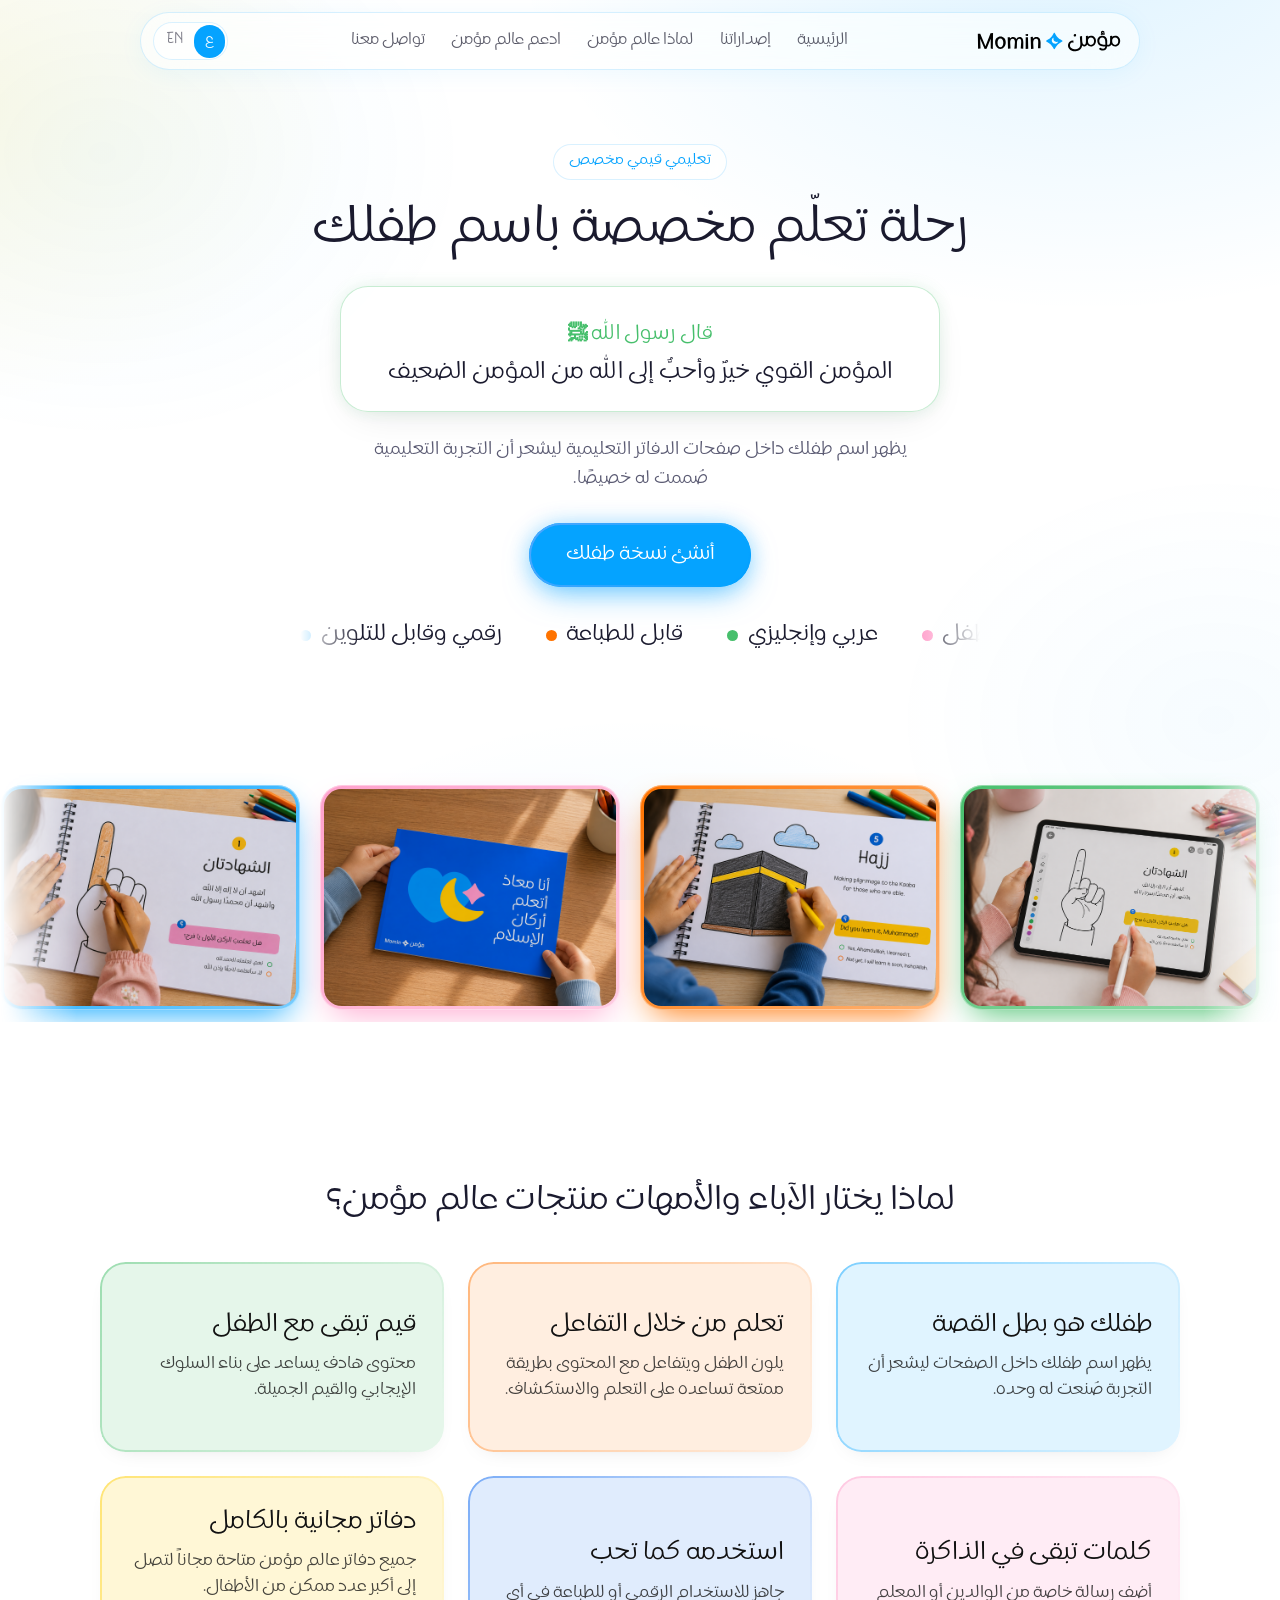
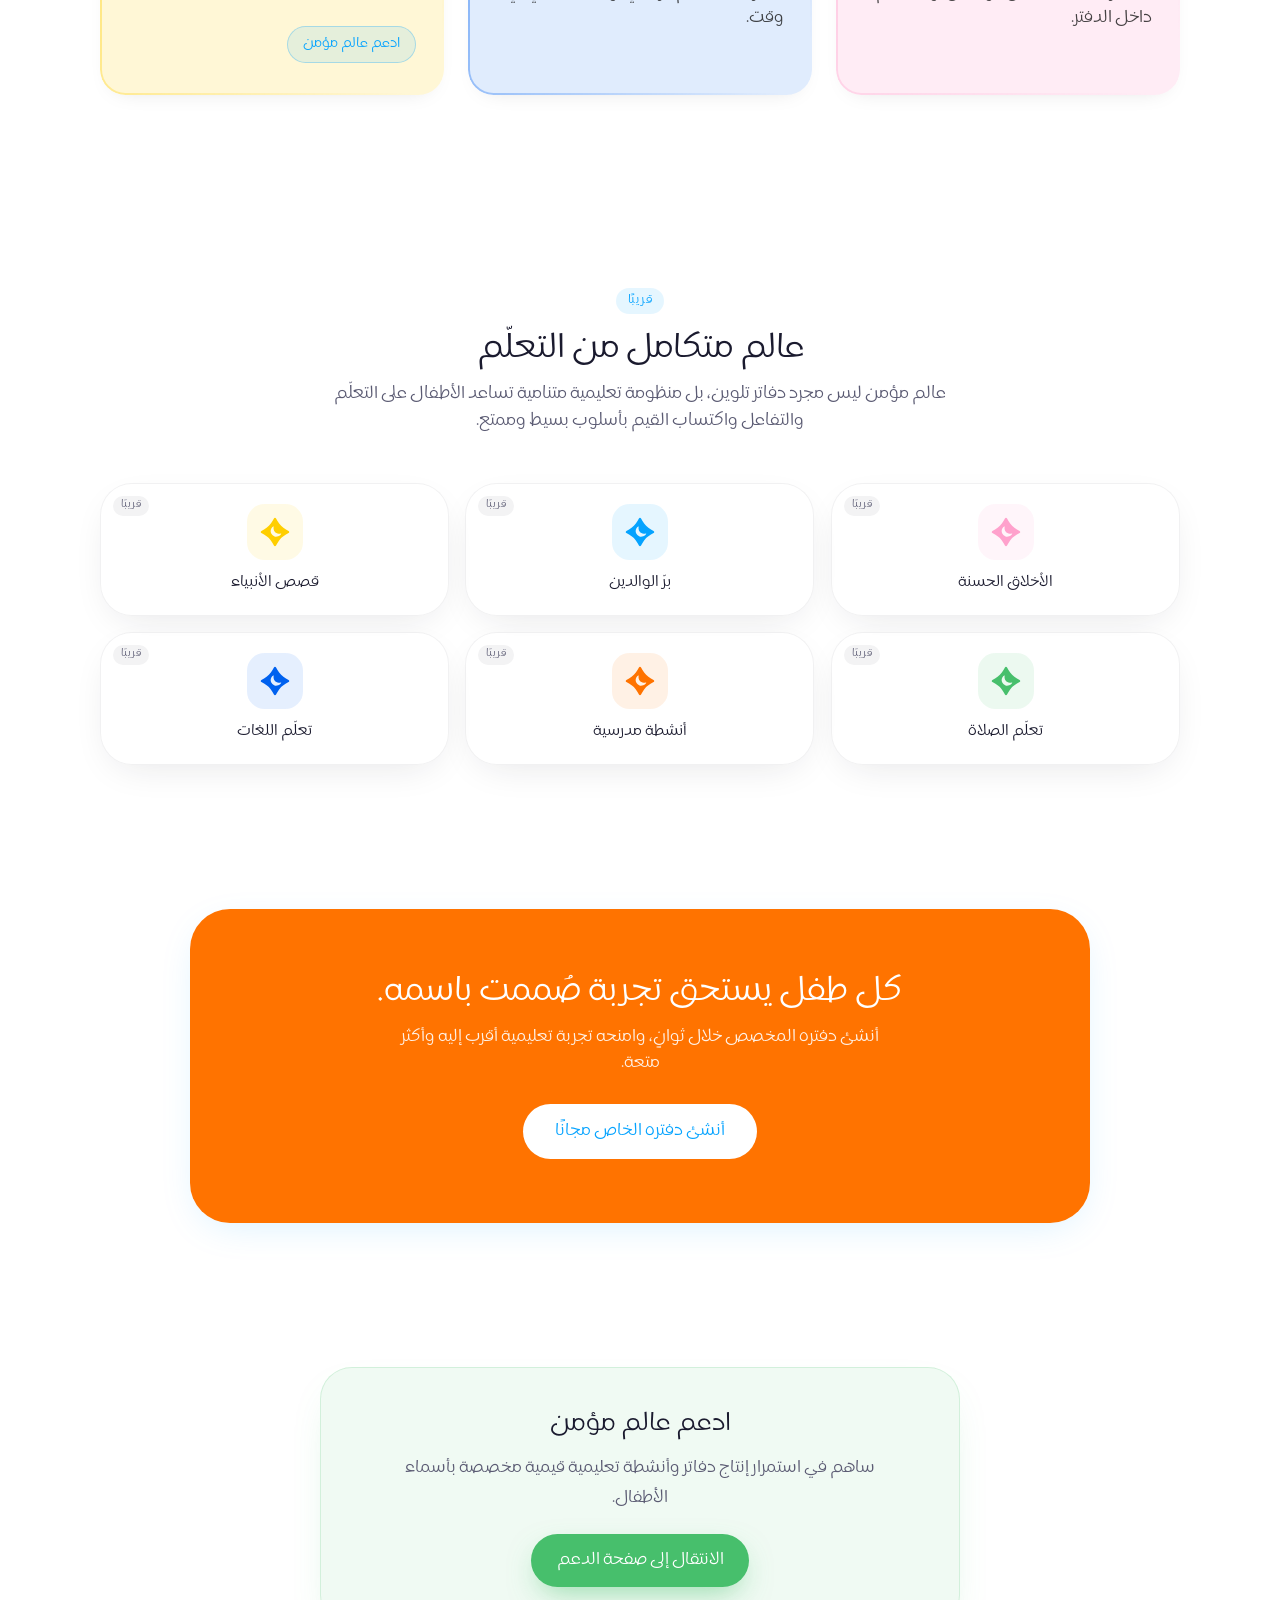
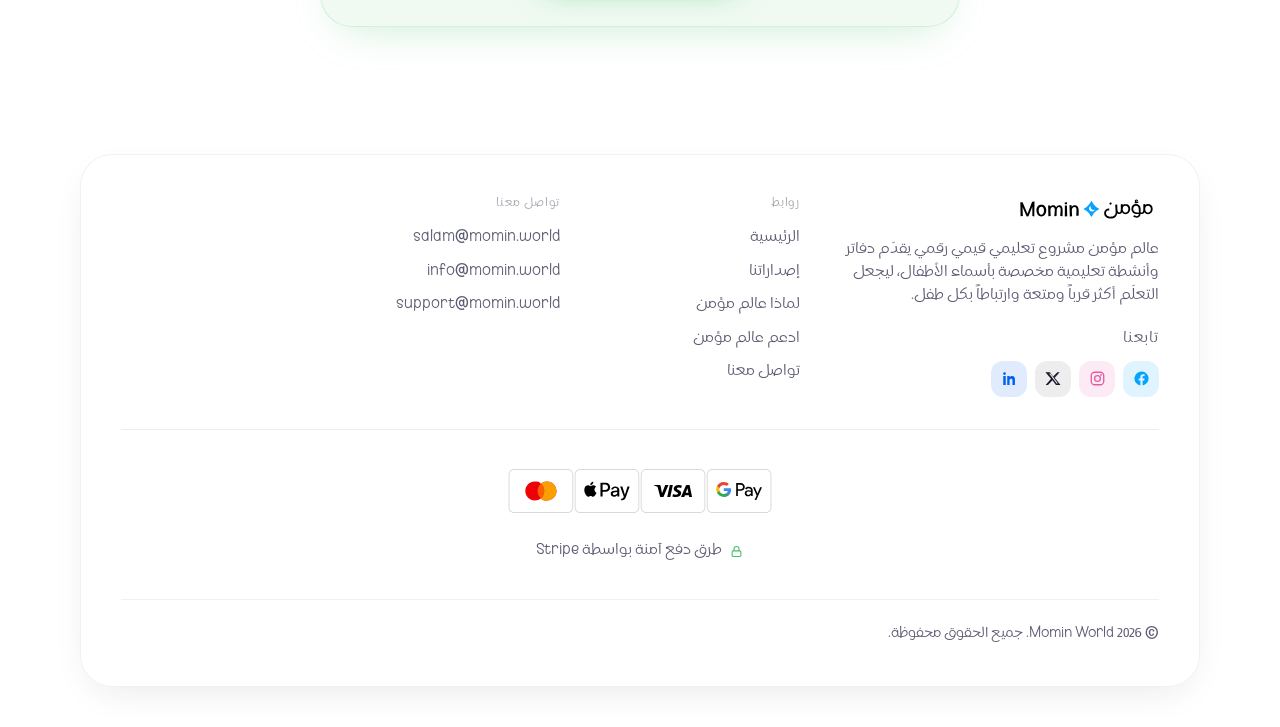
<file: index.html>
<!DOCTYPE html>
<html lang="ar" dir="rtl">
<head>
  <meta charset="UTF-8" />
  <meta name="viewport" content="width=device-width, initial-scale=1" />
  <meta name="theme-color" content="#ffffff" />
  <title>عالم مؤمن Momin World</title>
  <meta name="description" content="عالم مؤمن مشروع تعليمي قيمي رقمي يقدّم دفاتر وأنشطة ومواد تعليمية مخصصة باسم الطفل، تجمع بين التعلّم والتفاعل والقيم بأسلوب عربي حديث يجعل التجربة أكثر قرباً ومتعة لكل طفل." />
  <meta name="keywords" content="مؤمن, Momin, دفاتر تلوين, تعليم إسلامي, أركان الإسلام, personalized workbook, Islamic learning, Arabic, English" />
  <link rel="canonical" href="https://momin.world/" />

  <!-- Favicon -->
  <link rel="icon" href="/assets/brand/favicon.svg" type="image/svg+xml" />
  <link rel="apple-touch-icon" href="/assets/brand/favicon.svg" />
  <link rel="mask-icon" href="/assets/brand/favicon.svg" color="#05a3ff" />

  <!-- Open Graph -->
  <meta property="og:type" content="website" />
  <meta property="og:site_name" content="عالم مؤمن" />
  <meta property="og:url" content="https://momin.world/" />
  <meta property="og:title" content="عالم مؤمن Momin World" />
  <meta property="og:description" content="مواد تعليمية قيمية مخصصة باسم الطفل، تجمع بين التعلّم والتفاعل والقيم في تجربة صُممت خصيصاً له." />
  <meta property="og:image" content="https://momin.world/assets/brand/favicon.svg" />
  <!-- Twitter / X -->
  <meta name="twitter:card" content="summary_large_image" />
  <meta name="twitter:site" content="@TheMominWorld" />
  <meta name="twitter:title" content="عالم مؤمن Momin World" />
  <meta name="twitter:description" content="مواد تعليمية قيمية مخصصة باسم الطفل, تجمع بين التعلّم والتفاعل والقيم في تجربة صُممت خصيصاً له." />
  <meta name="twitter:image" content="https://momin.world/assets/brand/favicon.svg" />

  <link rel="preload" href="/assets/fonts/KidzhoodArabic-Light.otf" as="font" type="font/otf" crossorigin />
  <link rel="stylesheet" href="/style.css" />

  <script type="application/ld+json">
  {
    "@context": "https://schema.org",
    "@type": "Organization",
    "name": "عالم مؤمن",
    "alternateName": "Momin World",
    "url": "https://momin.world",
    "logo": "https://momin.world/assets/brand/favicon.svg",
    "email": "salam@momin.world",
    "sameAs": [
      "https://facebook.com/TheMominWorld",
      "https://instagram.com/TheMominWorld",
      "https://x.com/TheMominWorld",
      "https://linkedin.com/company/TheMominWorld"
    ]
  }
  </script>
</head>
<body data-lang="ar" data-page="home">

  <!-- ===================== NAVBAR ===================== -->
  <header class="nav-wrap" id="top">
    <nav class="nav glass" aria-label="Primary">
      <a class="nav-logo" href="#home" aria-label="Momin — home">
        <img src="/assets/brand/momin-logo.svg" alt="عالم مؤمن" />
      </a>

      <ul class="nav-links" id="navLinks">
        <li><a href="#home" data-i18n="nav.home">الرئيسية</a></li>
        <li><a href="/product.html" data-i18n="nav.publications">إصداراتنا</a></li>
        <li><a href="#why-choose" data-i18n="nav.why">لماذا عالم مؤمن</a></li>
        <li><a href="#support" data-i18n="nav.support">ادعم عالم مؤمن</a></li>
        <li><a href="#footer" data-i18n="nav.contact">تواصل معنا</a></li>
      </ul>

      <div class="nav-right">
        <div class="lang-switch" role="group" data-i18n-aria="nav.langLabel" aria-label="اللغة">
          <button type="button" class="lang-btn is-active" data-lang-set="ar" aria-pressed="true">ع</button>
          <button type="button" class="lang-btn" data-lang-set="en" aria-pressed="false">EN</button>
        </div>
        <button type="button" class="hamburger" id="hamburger" aria-expanded="false" data-i18n-aria="nav.menu" aria-label="افتح القائمة">
          <span></span><span></span><span></span>
        </button>
      </div>
    </nav>

    <div class="mobile-menu" id="mobileMenu" hidden>
      <div class="glass mobile-panel">
        <ul>
          <li><a href="#home" data-i18n="nav.home">الرئيسية</a></li>
          <li><a href="/product.html" data-i18n="nav.publications">إصداراتنا</a></li>
          <li><a href="#why-choose" data-i18n="nav.why">لماذا عالم مؤمن</a></li>
          <li><a href="#support" data-i18n="nav.support">ادعم عالم مؤمن</a></li>
          <li><a href="#footer" data-i18n="nav.contact">تواصل معنا</a></li>
        </ul>
      </div>
    </div>
  </header>

  <main>
    <!-- ===================== HERO ===================== -->
    <section class="hero" id="home">

      <div class="hero-inner">
        <span class="badge">
          <span data-i18n="hero.badge">تعليمي قيمي مخصص</span>
        </span>

        <h1 class="hero-headline" data-i18n="hero.headline">رحلة تعلّم مخصصة باسم طفلك</h1>

        <div class="hadith-block">
          <p class="hadith-attr" data-i18n="hero.hadithAttr">قال رسول الله ﷺ</p>
          <p class="hadith ar-text" dir="rtl" data-i18n="hero.hadith">المؤمن القوي خيرٌ وأحبُّ إلى الله من المؤمن الضعيف</p>
          <p class="hadith-meaning en-only" data-i18n="hero.hadithMeaning">The strong believer is better and more beloved to Allah than the weak believer.</p>
        </div>

        <p class="hero-desc" data-i18n="hero.description">يظهر اسم طفلك داخل صفحات الدفاتر التعليمية ليشعر أن التجربة التعليمية صُممت له خصيصًا.</p>

        <div class="hero-cta">
          <a href="/product.html" class="btn btn-primary hero-primary" data-i18n="hero.primaryCta">أنشئ نسخة طفلك</a>
        </div>

        <div class="trust-marquee" id="trustMarquee">
          <div class="trust-track">
            <span class="trust-item"><i class="dot dot-blue"></i><span data-i18n="hero.f1">رقمي وقابل للتلوين</span></span>
            <span class="trust-item"><i class="dot dot-orange"></i><span data-i18n="hero.f2">قابل للطباعة</span></span>
            <span class="trust-item"><i class="dot dot-green"></i><span data-i18n="hero.f3">عربي وإنجليزي</span></span>
            <span class="trust-item"><i class="dot dot-pink"></i><span data-i18n="hero.f4">مخصص باسم الطفل</span></span>
            <span class="trust-item" aria-hidden="true"><i class="dot dot-blue"></i><span data-i18n="hero.f1">رقمي وقابل للتلوين</span></span>
            <span class="trust-item" aria-hidden="true"><i class="dot dot-orange"></i><span data-i18n="hero.f2">قابل للطباعة</span></span>
            <span class="trust-item" aria-hidden="true"><i class="dot dot-green"></i><span data-i18n="hero.f3">عربي وإنجليزي</span></span>
            <span class="trust-item" aria-hidden="true"><i class="dot dot-pink"></i><span data-i18n="hero.f4">مخصص باسم الطفل</span></span>
          </div>
        </div>
      </div>
    </section>

    <!-- ===================== SHOWCASE (infinite gallery) ===================== -->
    <section class="showcase" id="showcase" aria-label="Momin showcase">
      <div class="gallery">
        <div class="gallery-track">
          <div class="g-card"><img src="/assets/product/p1.jpg" alt="عالم مؤمن Momin World workbook" loading="lazy" /></div>
          <div class="g-card"><img src="/assets/product/p2.jpg" alt="Coloring on a tablet" loading="lazy" /></div>
          <div class="g-card"><img src="/assets/product/p3.jpg" alt="Workbook page" loading="lazy" /></div>
          <div class="g-card"><img src="/assets/product/p4.jpg" alt="Printed workbook" loading="lazy" /></div>
          <div class="g-card"><img src="/assets/product/p5.jpg" alt="Child holding the workbook" loading="lazy" /></div>
          <div class="g-card"><img src="/assets/P7.PNG" alt="Workbook preview" loading="lazy" /></div>
          <div class="g-card"><img src="/assets/P8.PNG" alt="Workbook preview" loading="lazy" /></div>
          <!-- duplicate set for a seamless infinite loop -->
          <div class="g-card" aria-hidden="true"><img src="/assets/product/p1.jpg" alt="" loading="lazy" /></div>
          <div class="g-card" aria-hidden="true"><img src="/assets/product/p2.jpg" alt="" loading="lazy" /></div>
          <div class="g-card" aria-hidden="true"><img src="/assets/product/p3.jpg" alt="" loading="lazy" /></div>
          <div class="g-card" aria-hidden="true"><img src="/assets/product/p4.jpg" alt="" loading="lazy" /></div>
          <div class="g-card" aria-hidden="true"><img src="/assets/product/p5.jpg" alt="" loading="lazy" /></div>
          <div class="g-card" aria-hidden="true"><img src="/assets/P7.PNG" alt="" loading="lazy" /></div>
          <div class="g-card" aria-hidden="true"><img src="/assets/P8.PNG" alt="" loading="lazy" /></div>
        </div>
      </div>
    </section>

    <!-- ===================== WHY PARENTS CHOOSE MOMIN (6 cards) ===================== -->
    <section class="section" id="why-choose">
      <div class="container">
        <div class="heading reveal">
          <h2 data-i18n="wpc.title">لماذا يختار الآباء والأمهات منتجات عالم مؤمن؟</h2>
        </div>
        <div class="wpc-grid">
          <article class="wpc-card c-blue reveal">
            <h3 data-i18n="wpc.c1.t">طفلك هو بطل القصة</h3>
            <p data-i18n="wpc.c1.d">يظهر اسم طفلك داخل الصفحات ليشعر أن التجربة صُنعت له وحده.</p>
          </article>
          <article class="wpc-card c-orange reveal">
            <h3 data-i18n="wpc.c2.t">تعلم من خلال التفاعل</h3>
            <p data-i18n="wpc.c2.d">يلون الطفل ويتفاعل مع المحتوى بطريقة ممتعة تساعده على التعلم والاستكشاف.</p>
          </article>
          <article class="wpc-card c-green reveal">
            <h3 data-i18n="wpc.c3.t">قيم تبقى مع الطفل</h3>
            <p data-i18n="wpc.c3.d">محتوى هادف يساعد على بناء السلوك الإيجابي والقيم الجميلة.</p>
          </article>
          <article class="wpc-card c-pink reveal">
            <h3 data-i18n="wpc.c4.t">كلمات تبقى في الذاكرة</h3>
            <p data-i18n="wpc.c4.d">أضف رسالة خاصة من الوالدين أو المعلم داخل الدفتر.</p>
          </article>
          <article class="wpc-card c-deepblue reveal">
            <h3 data-i18n="wpc.c5.t">استخدمه كما تحب</h3>
            <p data-i18n="wpc.c5.d">جاهز للاستخدام الرقمي أو للطباعة في أي وقت.</p>
          </article>
          <article class="wpc-card c-yellow reveal">
            <h3 data-i18n="wpc.c6.t">دفاتر مجانية بالكامل</h3>
            <p data-i18n="wpc.c6.d">جميع دفاتر عالم مؤمن متاحة مجاناً لتصل إلى أكبر عدد ممكن من الأطفال.</p>
            <a class="wpc-support" data-support-link href="https://buy.stripe.com/6oU28s5zE5Bm3joeEq9fW0a" target="_blank" rel="noopener noreferrer" data-i18n="support.fab">ادعم عالم مؤمن</a>
          </article>
        </div>
      </div>
    </section>

    <!-- ===================== COMING SOON ===================== -->
    <section class="section" id="soon">
      <div class="container">
        <div class="heading reveal">
          <span class="kicker kicker-blue" data-i18n="soon.kicker">قريبًا</span>
          <h2 data-i18n="soon.title">عالم متكامل من التعلّم</h2>
          <p data-i18n="soon.subtitle">عالم مؤمن ليس مجرد دفاتر تلوين، بل منظومة تعليمية متنامية تساعد الأطفال على التعلّم والتفاعل واكتساب القيم بأسلوب بسيط وممتع.</p>
        </div>

        <div class="grid soon-grid">
          <article class="soon-card reveal">
            <span class="soon-badge" data-i18n="soon.badge">قريبًا</span>
            <div class="soon-icon" style="background:#FFA1CC1A">
              <span class="soon-symbol" style="background-color:#ffa1cc" aria-hidden="true"></span>
            </div>
            <p data-i18n="soon.i1">الأخلاق الحسنة</p>
          </article>
          <article class="soon-card reveal">
            <span class="soon-badge" data-i18n="soon.badge">قريبًا</span>
            <div class="soon-icon" style="background:#05A3FF1A">
              <span class="soon-symbol" style="background-color:#05a3ff" aria-hidden="true"></span>
            </div>
            <p data-i18n="soon.i2">برّ الوالدين</p>
          </article>
          <article class="soon-card reveal">
            <span class="soon-badge" data-i18n="soon.badge">قريبًا</span>
            <div class="soon-icon" style="background:#FFCE001A">
              <span class="soon-symbol" style="background-color:#ffce00" aria-hidden="true"></span>
            </div>
            <p data-i18n="soon.i3">قصص الأنبياء</p>
          </article>
          <article class="soon-card reveal">
            <span class="soon-badge" data-i18n="soon.badge">قريبًا</span>
            <div class="soon-icon" style="background:#47BF6C1A">
              <span class="soon-symbol" style="background-color:#47bf6c" aria-hidden="true"></span>
            </div>
            <p data-i18n="soon.i4">تعلّم الصلاة</p>
          </article>
          <article class="soon-card reveal">
            <span class="soon-badge" data-i18n="soon.badge">قريبًا</span>
            <div class="soon-icon" style="background:#FF73001A">
              <span class="soon-symbol" style="background-color:#ff7300" aria-hidden="true"></span>
            </div>
            <p data-i18n="soon.i5">أنشطة مدرسية</p>
          </article>
          <article class="soon-card reveal">
            <span class="soon-badge" data-i18n="soon.badge">قريبًا</span>
            <div class="soon-icon" style="background:#0061EF1A">
              <span class="soon-symbol" style="background-color:#0061ef" aria-hidden="true"></span>
            </div>
            <p data-i18n="soon.i6">تعلّم اللغات</p>
          </article>
        </div>
      </div>
    </section>

    <!-- ===================== CTA BAND ===================== -->
    <section class="cta-section" id="cta">
      <div class="cta-band reveal">
        <div class="cta-inner">
          <h2 data-i18n="cta.title">كل طفل يستحق تجربة صُممت باسمه.</h2>
          <p data-i18n="cta.subtitle">أنشئ دفتره المخصص خلال ثوانٍ، وامنحه تجربة تعليمية أقرب إليه وأكثر متعة.</p>
          <a href="/product.html" class="btn btn-white" data-i18n="cta.button">أنشئ دفتره الخاص مجانًا</a>
        </div>
      </div>
    </section>

    <!-- ===================== SUPPORT (simple card) ===================== -->
    <section class="section" id="support">
      <div class="container">
        <div class="support-mini glass-card reveal">
          <h2 data-i18n="sp.title">ادعم عالم مؤمن</h2>
          <p data-i18n="sp.homeDesc">ساهم في استمرار إنتاج دفاتر وأنشطة تعليمية قيمية مخصصة بأسماء الأطفال.</p>
          <a href="/support-momin/index.html" class="btn btn-blue support-mini-btn" data-i18n="sp.homeBtn">الانتقال إلى صفحة الدعم</a>
        </div>
      </div>
    </section>
  </main>

  <!-- ===================== FOOTER ===================== -->
  <footer class="footer" id="footer">
    <div class="footer-card glass-card reveal">
      <div class="footer-grid">
        <div class="footer-brand">
          <img class="footer-logo" src="/assets/brand/momin-logo.svg" alt="عالم مؤمن Momin World" />
          <p data-i18n="footer.desc">عالم مؤمن مشروع تعليمي قيمي رقمي يقدّم دفاتر وأنشطة تعليمية مخصصة بأسماء الأطفال، ليجعل التعلّم أكثر قرباً ومتعة وارتباطاً بكل طفل.</p>
          <p class="footer-sub" data-i18n="footer.followTitle">تابعنا</p>
          <div class="socials">
            <a href="https://facebook.com/TheMominWorld" target="_blank" rel="noopener noreferrer" aria-label="Facebook">
              <svg viewBox="0 0 24 24" fill="currentColor" aria-hidden="true"><path d="M22 12a10 10 0 1 0-11.6 9.9v-7H7.9V12h2.5V9.8c0-2.5 1.5-3.9 3.8-3.9 1.1 0 2.2.2 2.2.2v2.5h-1.3c-1.2 0-1.6.8-1.6 1.6V12h2.8l-.4 2.9h-2.3v7A10 10 0 0 0 22 12Z"/></svg>
            </a>
            <a href="https://instagram.com/TheMominWorld" target="_blank" rel="noopener noreferrer" aria-label="Instagram">
              <svg viewBox="0 0 24 24" aria-hidden="true"><rect x="3.2" y="3.2" width="17.6" height="17.6" rx="5" fill="none" stroke="currentColor" stroke-width="1.9"/><circle cx="12" cy="12" r="4.1" fill="none" stroke="currentColor" stroke-width="1.9"/><circle cx="17" cy="7" r="1.2" fill="currentColor"/></svg>
            </a>
            <a href="https://x.com/TheMominWorld" target="_blank" rel="noopener noreferrer" aria-label="X">
              <svg viewBox="0 0 24 24" fill="currentColor" aria-hidden="true"><path d="M17.5 3h3.2l-7 8 8.2 10h-6.4l-5-6.5L4.2 21H1l7.5-8.6L.6 3H7l4.5 6 6-6Zm-1.1 16h1.8L7.7 4.8H5.8L16.4 19Z"/></svg>
            </a>
            <a href="https://linkedin.com/company/TheMominWorld" target="_blank" rel="noopener noreferrer" aria-label="LinkedIn">
              <svg viewBox="0 0 24 24" fill="currentColor" aria-hidden="true"><path d="M6.94 5a2 2 0 1 1-4 0 2 2 0 0 1 4 0ZM3.2 8.5h3.5V21H3.2V8.5Zm5.6 0h3.35v1.7h.05c.47-.85 1.6-1.75 3.3-1.75 3.53 0 4.18 2.2 4.18 5.1V21h-3.5v-5.6c0-1.34-.03-3.06-1.9-3.06-1.9 0-2.2 1.46-2.2 2.97V21H8.8V8.5Z"/></svg>
            </a>
          </div>
        </div>

        <nav class="footer-col" aria-label="Links">
          <p class="footer-sub" data-i18n="footer.navTitle">روابط</p>
          <ul>
            <li><a href="/index.html#home" data-i18n="nav.home">الرئيسية</a></li>
            <li><a href="/product.html" data-i18n="nav.publications">إصداراتنا</a></li>
            <li><a href="/index.html#why-choose" data-i18n="nav.why">لماذا عالم مؤمن</a></li>
            <li><a href="/index.html#support" data-i18n="nav.support">ادعم عالم مؤمن</a></li>
            <li><a href="/index.html#footer" data-i18n="nav.contact">تواصل معنا</a></li>
          </ul>
        </nav>

        <div class="footer-col">
          <p class="footer-sub" data-i18n="footer.contactTitle">تواصل معنا</p>
          <ul class="footer-contact">
            <li><a href="mailto:salam@momin.world">salam@momin.world</a></li>
            <li><a href="mailto:info@momin.world">info@momin.world</a></li>
            <li><a href="mailto:support@momin.world">support@momin.world</a></li>
          </ul>
        </div>
      </div>

      <div class="footer-pay">
        <img class="pay-methods" src="/assets/brand/payment-methods.svg" alt="Visa, Mastercard, Apple Pay, Google Pay" />
        <p class="pay-line">
          <svg class="lock" viewBox="0 0 24 24" width="15" height="15" aria-hidden="true"><rect x="5" y="11" width="14" height="9" rx="2" fill="none" stroke="currentColor" stroke-width="1.8"/><path d="M8 11V8a4 4 0 0 1 8 0v3" fill="none" stroke="currentColor" stroke-width="1.8"/></svg>
          <span data-i18n="footer.payments">طرق دفع آمنة بواسطة Stripe</span>
        </p>
      </div>

      <div class="footer-bottom">
        <p>© <span id="year">2026</span> Momin World. <span data-i18n="footer.rights">جميع الحقوق محفوظة.</span></p>
      </div>
    </div>
  </footer>

  <script src="/script.js"></script>
</body>
</html>
</file>
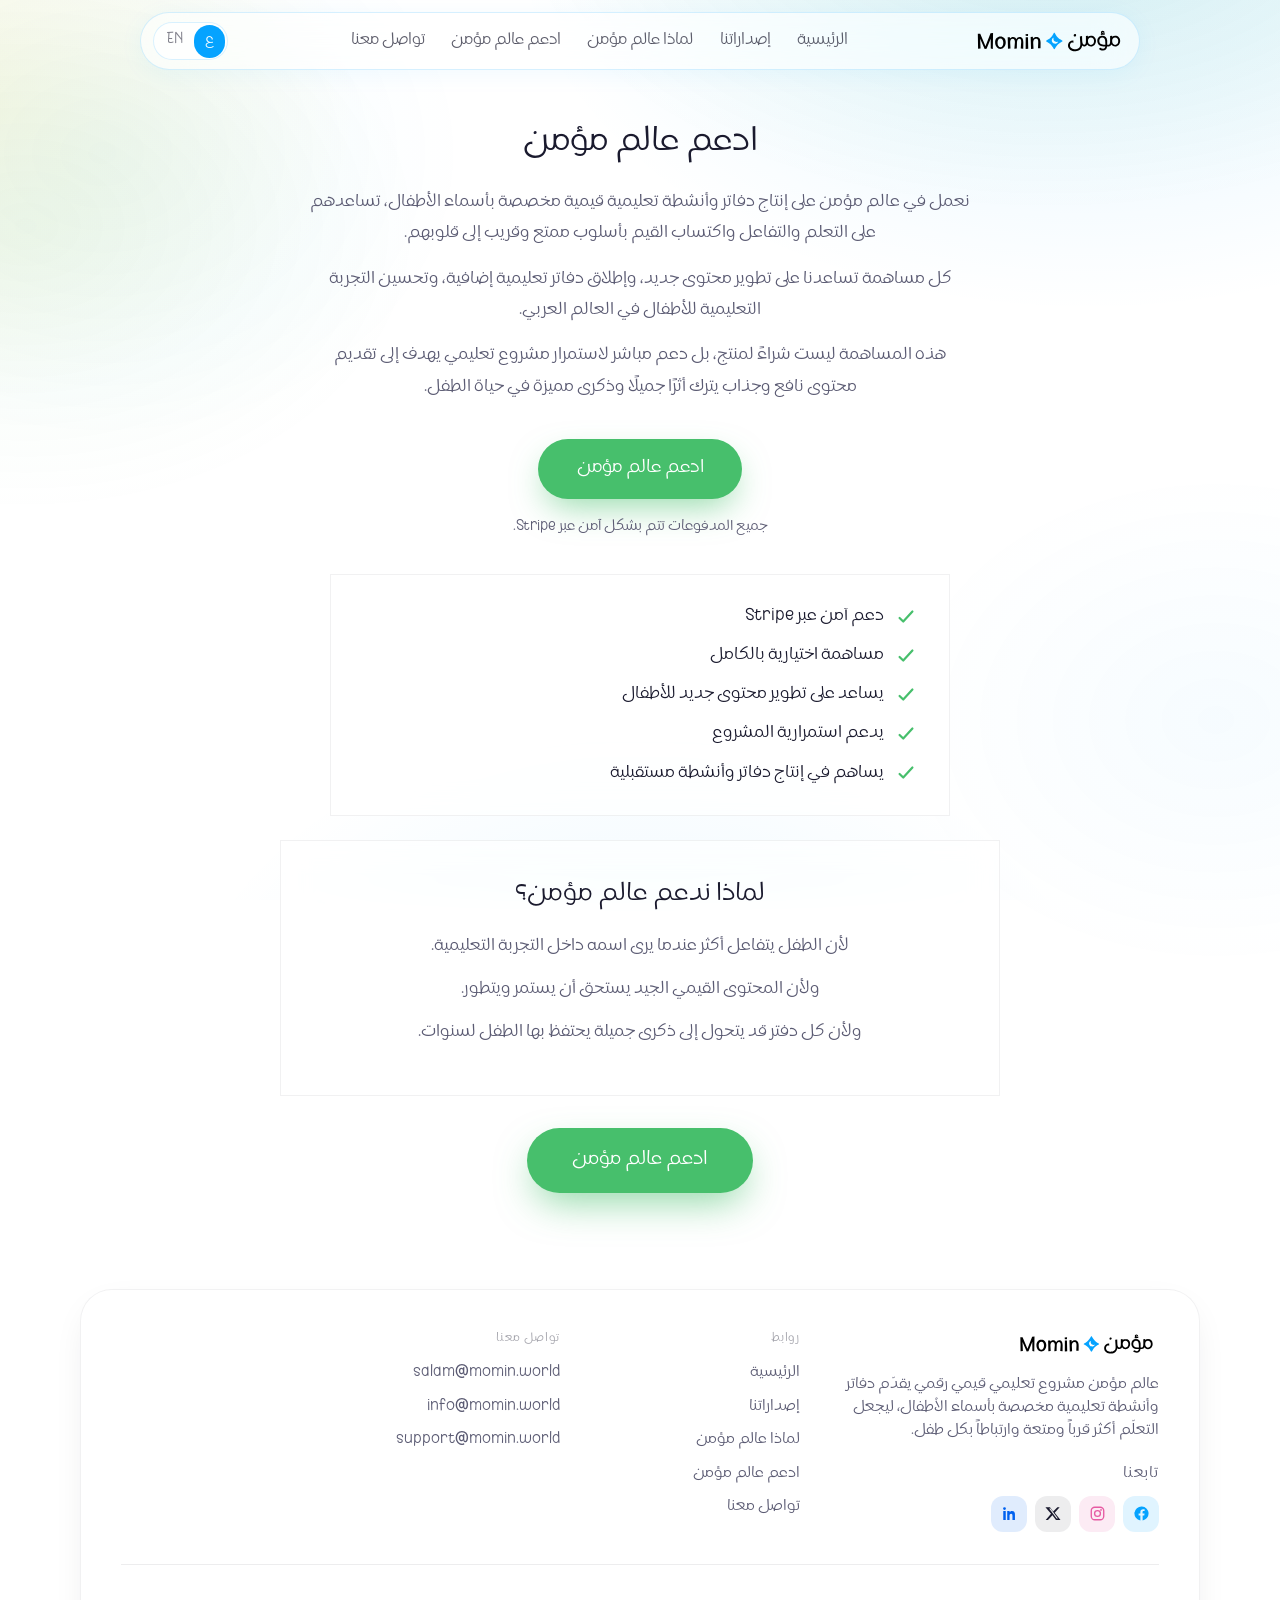
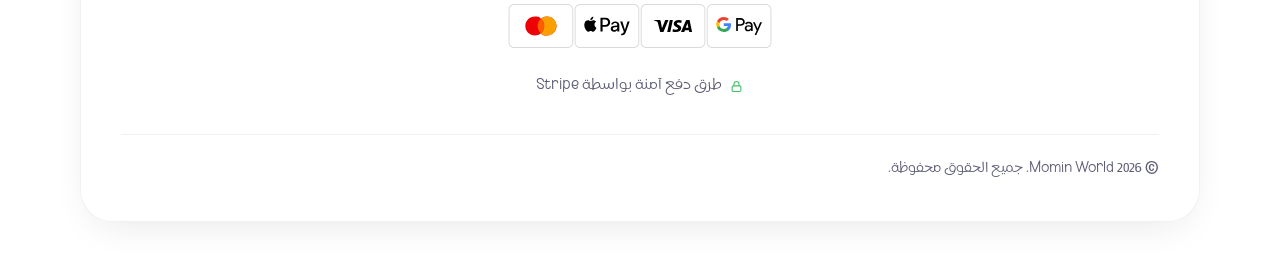
<file: support-momin/index.html>
<!DOCTYPE html>
<html lang="ar" dir="rtl">
<head>
  <meta charset="UTF-8" />
  <meta name="viewport" content="width=device-width, initial-scale=1" />
  <meta name="theme-color" content="#ffffff" />
  <title>ادعم عالم مؤمن</title>
  <meta name="description" content="ساهم في استمرار إنتاج دفاتر وأنشطة تعليمية قيمية مخصصة بأسماء الأطفال — دعم مباشر لمشروع عالم مؤمن التعليمي." />
  <link rel="canonical" href="https://momin.world/support-momin/" />

  <link rel="icon" href="/assets/brand/favicon.svg" type="image/svg+xml" />
  <link rel="apple-touch-icon" href="/assets/brand/favicon.svg" />
  <link rel="mask-icon" href="/assets/brand/favicon.svg" color="#05a3ff" />

  <meta property="og:type" content="website" />
  <meta property="og:site_name" content="عالم مؤمن" />
  <meta property="og:url" content="https://momin.world/support-momin/" />
  <meta property="og:title" content="ادعم عالم مؤمن" />
  <meta property="og:description" content="ساهم في استمرار إنتاج دفاتر وأنشطة تعليمية قيمية مخصصة بأسماء الأطفال." />
  <meta property="og:image" content="https://momin.world/assets/brand/favicon.svg" />

  <link rel="stylesheet" href="/style.css" />
</head>
<body data-lang="ar" data-page="support" data-title-ar="ادعم عالم مؤمن" data-title-en="Support Momin World">

  <!-- ===================== NAVBAR ===================== -->
  <header class="nav-wrap">
    <nav class="nav glass" aria-label="Primary">
      <a class="nav-logo" href="/index.html" aria-label="Momin — home">
        <img src="/assets/brand/momin-logo.svg" alt="عالم مؤمن" />
      </a>
      <ul class="nav-links">
        <li><a href="/index.html#home" data-i18n="nav.home">الرئيسية</a></li>
        <li><a href="/product.html" data-i18n="nav.publications">إصداراتنا</a></li>
        <li><a href="/index.html#why-choose" data-i18n="nav.why">لماذا عالم مؤمن</a></li>
        <li><a href="/index.html#support" data-i18n="nav.support">ادعم عالم مؤمن</a></li>
        <li><a href="/index.html#footer" data-i18n="nav.contact">تواصل معنا</a></li>
      </ul>
      <div class="nav-right">
        <div class="lang-switch" role="group" data-i18n-aria="nav.langLabel" aria-label="اللغة">
          <button type="button" class="lang-btn is-active" data-lang-set="ar" aria-pressed="true">ع</button>
          <button type="button" class="lang-btn" data-lang-set="en" aria-pressed="false">EN</button>
        </div>
        <button type="button" class="hamburger" id="hamburger" aria-expanded="false" data-i18n-aria="nav.menu" aria-label="افتح القائمة">
          <span></span><span></span><span></span>
        </button>
      </div>
    </nav>
    <div class="mobile-menu" id="mobileMenu" hidden>
      <div class="glass mobile-panel">
        <ul>
          <li><a href="/index.html#home" data-i18n="nav.home">الرئيسية</a></li>
          <li><a href="/product.html" data-i18n="nav.publications">إصداراتنا</a></li>
          <li><a href="/index.html#why-choose" data-i18n="nav.why">لماذا عالم مؤمن</a></li>
          <li><a href="/index.html#support" data-i18n="nav.support">ادعم عالم مؤمن</a></li>
          <li><a href="/index.html#footer" data-i18n="nav.contact">تواصل معنا</a></li>
        </ul>
      </div>
    </div>
  </header>

  <main class="support-page">
    <div class="container">
      <div class="sp-hero reveal in">
        <h1 data-i18n="sp.title">ادعم عالم مؤمن</h1>
        <p data-i18n="sp.p1">نعمل في عالم مؤمن على إنتاج دفاتر وأنشطة تعليمية قيمية مخصصة بأسماء الأطفال، تساعدهم على التعلم والتفاعل واكتساب القيم بأسلوب ممتع وقريب إلى قلوبهم.</p>
        <p data-i18n="sp.p2">كل مساهمة تساعدنا على تطوير محتوى جديد، وإطلاق دفاتر تعليمية إضافية، وتحسين التجربة التعليمية للأطفال في العالم العربي.</p>
        <p data-i18n="sp.p3">هذه المساهمة ليست شراءً لمنتج، بل دعم مباشر لاستمرار مشروع تعليمي يهدف إلى تقديم محتوى نافع وجذاب يترك أثرًا جميلًا وذكرى مميزة في حياة الطفل.</p>
        <a class="btn sp-btn" data-support-link href="https://buy.stripe.com/6oU28s5zE5Bm3joeEq9fW0a" target="_blank" rel="noopener noreferrer" data-i18n="sp.btn">ادعم عالم مؤمن</a>
        <p class="support-secure" data-i18n="support.secure">جميع المدفوعات تتم بشكل آمن عبر Stripe.</p>
      </div>

      <div class="sp-trust glass-card reveal">
        <ul class="sp-trust-list">
          <li><svg class="ck" viewBox="0 0 24 24" aria-hidden="true"><path d="M5 13l4 4 10-11" fill="none" stroke="currentColor" stroke-width="2.4" stroke-linecap="round" stroke-linejoin="round"/></svg><span data-i18n="sp.t1">دعم آمن عبر Stripe</span></li>
          <li><svg class="ck" viewBox="0 0 24 24" aria-hidden="true"><path d="M5 13l4 4 10-11" fill="none" stroke="currentColor" stroke-width="2.4" stroke-linecap="round" stroke-linejoin="round"/></svg><span data-i18n="sp.t2">مساهمة اختيارية بالكامل</span></li>
          <li><svg class="ck" viewBox="0 0 24 24" aria-hidden="true"><path d="M5 13l4 4 10-11" fill="none" stroke="currentColor" stroke-width="2.4" stroke-linecap="round" stroke-linejoin="round"/></svg><span data-i18n="sp.t3">يساعد على تطوير محتوى جديد للأطفال</span></li>
          <li><svg class="ck" viewBox="0 0 24 24" aria-hidden="true"><path d="M5 13l4 4 10-11" fill="none" stroke="currentColor" stroke-width="2.4" stroke-linecap="round" stroke-linejoin="round"/></svg><span data-i18n="sp.t4">يدعم استمرارية المشروع</span></li>
          <li><svg class="ck" viewBox="0 0 24 24" aria-hidden="true"><path d="M5 13l4 4 10-11" fill="none" stroke="currentColor" stroke-width="2.4" stroke-linecap="round" stroke-linejoin="round"/></svg><span data-i18n="sp.t5">يساهم في إنتاج دفاتر وأنشطة مستقبلية</span></li>
        </ul>
      </div>

      <div class="sp-why glass-card reveal">
        <h2 data-i18n="sp.whyTitle">لماذا ندعم عالم مؤمن؟</h2>
        <p data-i18n="sp.why1">لأن الطفل يتفاعل أكثر عندما يرى اسمه داخل التجربة التعليمية.</p>
        <p data-i18n="sp.why2">ولأن المحتوى القيمي الجيد يستحق أن يستمر ويتطور.</p>
        <p data-i18n="sp.why3">ولأن كل دفتر قد يتحول إلى ذكرى جميلة يحتفظ بها الطفل لسنوات.</p>
      </div>

      <div class="sp-cta reveal">
        <a class="btn sp-btn-lg" data-support-link href="https://buy.stripe.com/6oU28s5zE5Bm3joeEq9fW0a" target="_blank" rel="noopener noreferrer" data-i18n="sp.btn">ادعم عالم مؤمن</a>
      </div>
    </div>
  </main>

  <!-- ===================== FOOTER ===================== -->
  <footer class="footer" id="footer">
    <div class="footer-card glass-card reveal">
      <div class="footer-grid">
        <div class="footer-brand">
          <img class="footer-logo" src="/assets/brand/momin-logo.svg" alt="عالم مؤمن Momin World" />
          <p data-i18n="footer.desc">عالم مؤمن مشروع تعليمي قيمي رقمي يقدّم دفاتر وأنشطة تعليمية مخصصة بأسماء الأطفال، ليجعل التعلّم أكثر قرباً ومتعة وارتباطاً بكل طفل.</p>
          <p class="footer-sub" data-i18n="footer.followTitle">تابعنا</p>
          <div class="socials">
            <a href="https://facebook.com/TheMominWorld" target="_blank" rel="noopener noreferrer" aria-label="Facebook">
              <svg viewBox="0 0 24 24" fill="currentColor" aria-hidden="true"><path d="M22 12a10 10 0 1 0-11.6 9.9v-7H7.9V12h2.5V9.8c0-2.5 1.5-3.9 3.8-3.9 1.1 0 2.2.2 2.2.2v2.5h-1.3c-1.2 0-1.6.8-1.6 1.6V12h2.8l-.4 2.9h-2.3v7A10 10 0 0 0 22 12Z"/></svg>
            </a>
            <a href="https://instagram.com/TheMominWorld" target="_blank" rel="noopener noreferrer" aria-label="Instagram">
              <svg viewBox="0 0 24 24" aria-hidden="true"><rect x="3.2" y="3.2" width="17.6" height="17.6" rx="5" fill="none" stroke="currentColor" stroke-width="1.9"/><circle cx="12" cy="12" r="4.1" fill="none" stroke="currentColor" stroke-width="1.9"/><circle cx="17" cy="7" r="1.2" fill="currentColor"/></svg>
            </a>
            <a href="https://x.com/TheMominWorld" target="_blank" rel="noopener noreferrer" aria-label="X">
              <svg viewBox="0 0 24 24" fill="currentColor" aria-hidden="true"><path d="M17.5 3h3.2l-7 8 8.2 10h-6.4l-5-6.5L4.2 21H1l7.5-8.6L.6 3H7l4.5 6 6-6Zm-1.1 16h1.8L7.7 4.8H5.8L16.4 19Z"/></svg>
            </a>
            <a href="https://linkedin.com/company/TheMominWorld" target="_blank" rel="noopener noreferrer" aria-label="LinkedIn">
              <svg viewBox="0 0 24 24" fill="currentColor" aria-hidden="true"><path d="M6.94 5a2 2 0 1 1-4 0 2 2 0 0 1 4 0ZM3.2 8.5h3.5V21H3.2V8.5Zm5.6 0h3.35v1.7h.05c.47-.85 1.6-1.75 3.3-1.75 3.53 0 4.18 2.2 4.18 5.1V21h-3.5v-5.6c0-1.34-.03-3.06-1.9-3.06-1.9 0-2.2 1.46-2.2 2.97V21H8.8V8.5Z"/></svg>
            </a>
          </div>
        </div>

        <nav class="footer-col" aria-label="Links">
          <p class="footer-sub" data-i18n="footer.navTitle">روابط</p>
          <ul>
            <li><a href="/index.html#home" data-i18n="nav.home">الرئيسية</a></li>
            <li><a href="/product.html" data-i18n="nav.publications">إصداراتنا</a></li>
            <li><a href="/index.html#why-choose" data-i18n="nav.why">لماذا عالم مؤمن</a></li>
            <li><a href="/index.html#support" data-i18n="nav.support">ادعم عالم مؤمن</a></li>
            <li><a href="/index.html#footer" data-i18n="nav.contact">تواصل معنا</a></li>
          </ul>
        </nav>

        <div class="footer-col">
          <p class="footer-sub" data-i18n="footer.contactTitle">تواصل معنا</p>
          <ul class="footer-contact">
            <li><a href="mailto:salam@momin.world">salam@momin.world</a></li>
            <li><a href="mailto:info@momin.world">info@momin.world</a></li>
            <li><a href="mailto:support@momin.world">support@momin.world</a></li>
          </ul>
        </div>
      </div>

      <div class="footer-pay">
        <img class="pay-methods" src="/assets/brand/payment-methods.svg" alt="Visa, Mastercard, Apple Pay, Google Pay" />
        <p class="pay-line">
          <svg class="lock" viewBox="0 0 24 24" width="15" height="15" aria-hidden="true"><rect x="5" y="11" width="14" height="9" rx="2" fill="none" stroke="currentColor" stroke-width="1.8"/><path d="M8 11V8a4 4 0 0 1 8 0v3" fill="none" stroke="currentColor" stroke-width="1.8"/></svg>
          <span data-i18n="footer.payments">طرق دفع آمنة بواسطة Stripe</span>
        </p>
      </div>

      <div class="footer-bottom">
        <p>© <span id="year">2026</span> Momin World. <span data-i18n="footer.rights">جميع الحقوق محفوظة.</span></p>
      </div>
    </div>
  </footer>

  <script src="/script.js"></script>
</body>
</html>
</file>
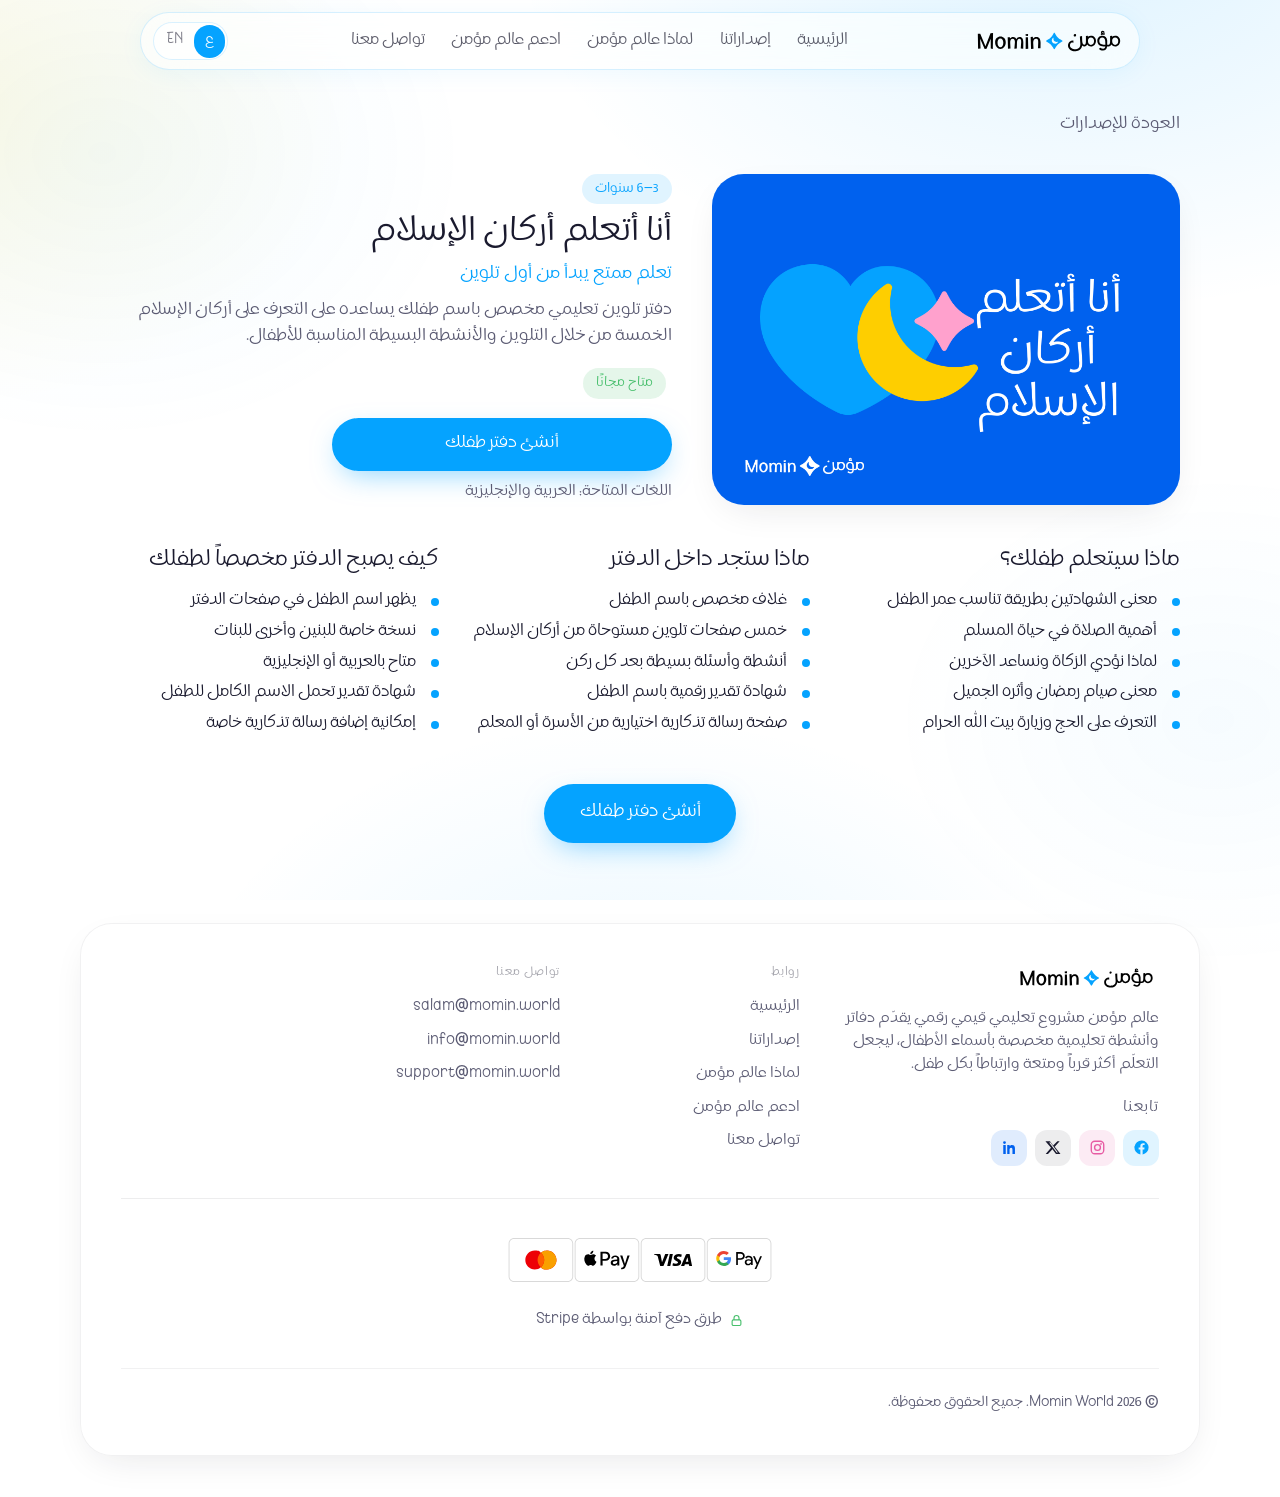
<file: mw/islamic-pillars/index.html>
<!DOCTYPE html>
<html lang="ar" dir="rtl">
<head>
  <meta charset="UTF-8" />
  <meta name="viewport" content="width=device-width, initial-scale=1" />
  <meta name="theme-color" content="#ffffff" />
  <title>أنا أتعلم أركان الإسلام - دفتر تلوين تعليمي</title>
  <meta name="description" content="دفتر تلوين تعليمي مخصص باسم طفلك يعرّفه بأركان الإسلام الخمسة، بالعربية والإنجليزية." />
  <link rel="canonical" href="https://momin.world/mw/islamic-pillars/" />
  <link rel="icon" href="/assets/brand/favicon.svg" type="image/svg+xml" />
  <link rel="apple-touch-icon" href="/assets/brand/favicon.svg" />
  <meta property="og:site_name" content="عالم مؤمن" />
  <meta property="og:title" content="أنا أتعلم أركان الإسلام - دفتر تلوين تعليمي" />
  <meta property="og:image" content="https://momin.world/assets/brand/favicon.svg" />
  <link rel="stylesheet" href="/style.css" />
</head>
<body data-lang="ar" data-page="product">
  <header class="nav-wrap">
    <nav class="nav glass" aria-label="Primary">
      <a class="nav-logo" href="/index.html" aria-label="Momin — home"><img src="/assets/brand/momin-logo.svg" alt="عالم مؤمن" /></a>
      <ul class="nav-links">
        <li><a href="/index.html#home" data-i18n="nav.home">الرئيسية</a></li>
        <li><a href="/product.html" data-i18n="nav.publications">إصداراتنا</a></li>
        <li><a href="/index.html#why-choose" data-i18n="nav.why">لماذا عالم مؤمن</a></li>
        <li><a href="/index.html#support" data-i18n="nav.support">ادعم عالم مؤمن</a></li>
        <li><a href="/index.html#footer" data-i18n="nav.contact">تواصل معنا</a></li>
      </ul>
      <div class="nav-right">
        <div class="lang-switch" role="group" data-i18n-aria="nav.langLabel" aria-label="اللغة">
          <button type="button" class="lang-btn is-active" data-lang-set="ar" aria-pressed="true">ع</button>
          <button type="button" class="lang-btn" data-lang-set="en" aria-pressed="false">EN</button>
        </div>
        <button type="button" class="hamburger" id="hamburger" aria-expanded="false" data-i18n-aria="nav.menu" aria-label="افتح القائمة"><span></span><span></span><span></span></button>
      </div>
    </nav>
    <div class="mobile-menu" id="mobileMenu" hidden>
      <div class="glass mobile-panel">
        <ul>
          <li><a href="/index.html#home" data-i18n="nav.home">الرئيسية</a></li>
          <li><a href="/product.html" data-i18n="nav.publications">إصداراتنا</a></li>
          <li><a href="/index.html#why-choose" data-i18n="nav.why">لماذا عالم مؤمن</a></li>
          <li><a href="/index.html#support" data-i18n="nav.support">ادعم عالم مؤمن</a></li>
          <li><a href="/index.html#footer" data-i18n="nav.contact">تواصل معنا</a></li>
        </ul>
      </div>
    </div>
  </header>

  <main class="product-main">
    <div class="container" id="mwProduct" data-product="islamic-pillars"></div>
  </main>

  <footer class="footer" id="footer">
    <div class="footer-card glass-card reveal">
      <div class="footer-grid">
        <div class="footer-brand">
          <img class="footer-logo" src="/assets/brand/momin-logo.svg" alt="عالم مؤمن Momin World" />
          <p data-i18n="footer.desc">عالم مؤمن مشروع تعليمي قيمي رقمي يقدّم دفاتر وأنشطة تعليمية مخصصة بأسماء الأطفال، ليجعل التعلّم أكثر قرباً ومتعة وارتباطاً بكل طفل.</p>
          <p class="footer-sub" data-i18n="footer.followTitle">تابعنا</p>
          <div class="socials">
            <a href="https://facebook.com/TheMominWorld" target="_blank" rel="noopener noreferrer" aria-label="Facebook"><svg viewBox="0 0 24 24" fill="currentColor" aria-hidden="true"><path d="M22 12a10 10 0 1 0-11.6 9.9v-7H7.9V12h2.5V9.8c0-2.5 1.5-3.9 3.8-3.9 1.1 0 2.2.2 2.2.2v2.5h-1.3c-1.2 0-1.6.8-1.6 1.6V12h2.8l-.4 2.9h-2.3v7A10 10 0 0 0 22 12Z"/></svg></a>
            <a href="https://instagram.com/TheMominWorld" target="_blank" rel="noopener noreferrer" aria-label="Instagram"><svg viewBox="0 0 24 24" aria-hidden="true"><rect x="3.2" y="3.2" width="17.6" height="17.6" rx="5" fill="none" stroke="currentColor" stroke-width="1.9"/><circle cx="12" cy="12" r="4.1" fill="none" stroke="currentColor" stroke-width="1.9"/><circle cx="17" cy="7" r="1.2" fill="currentColor"/></svg></a>
            <a href="https://x.com/TheMominWorld" target="_blank" rel="noopener noreferrer" aria-label="X"><svg viewBox="0 0 24 24" fill="currentColor" aria-hidden="true"><path d="M17.5 3h3.2l-7 8 8.2 10h-6.4l-5-6.5L4.2 21H1l7.5-8.6L.6 3H7l4.5 6 6-6Zm-1.1 16h1.8L7.7 4.8H5.8L16.4 19Z"/></svg></a>
            <a href="https://linkedin.com/company/TheMominWorld" target="_blank" rel="noopener noreferrer" aria-label="LinkedIn"><svg viewBox="0 0 24 24" fill="currentColor" aria-hidden="true"><path d="M6.94 5a2 2 0 1 1-4 0 2 2 0 0 1 4 0ZM3.2 8.5h3.5V21H3.2V8.5Zm5.6 0h3.35v1.7h.05c.47-.85 1.6-1.75 3.3-1.75 3.53 0 4.18 2.2 4.18 5.1V21h-3.5v-5.6c0-1.34-.03-3.06-1.9-3.06-1.9 0-2.2 1.46-2.2 2.97V21H8.8V8.5Z"/></svg></a>
          </div>
        </div>
        <nav class="footer-col" aria-label="Links">
          <p class="footer-sub" data-i18n="footer.navTitle">روابط</p>
          <ul>
            <li><a href="/index.html#home" data-i18n="nav.home">الرئيسية</a></li>
            <li><a href="/product.html" data-i18n="nav.publications">إصداراتنا</a></li>
            <li><a href="/index.html#why-choose" data-i18n="nav.why">لماذا عالم مؤمن</a></li>
            <li><a href="/index.html#support" data-i18n="nav.support">ادعم عالم مؤمن</a></li>
            <li><a href="/index.html#footer" data-i18n="nav.contact">تواصل معنا</a></li>
          </ul>
        </nav>
        <div class="footer-col">
          <p class="footer-sub" data-i18n="footer.contactTitle">تواصل معنا</p>
          <ul class="footer-contact">
            <li><a href="mailto:salam@momin.world">salam@momin.world</a></li>
            <li><a href="mailto:info@momin.world">info@momin.world</a></li>
            <li><a href="mailto:support@momin.world">support@momin.world</a></li>
          </ul>
        </div>
      </div>
      <div class="footer-pay">
        <img class="pay-methods" src="/assets/brand/payment-methods.svg" alt="Visa, Mastercard, Apple Pay, Google Pay" />
        <p class="pay-line">
          <svg class="lock" viewBox="0 0 24 24" width="15" height="15" aria-hidden="true"><rect x="5" y="11" width="14" height="9" rx="2" fill="none" stroke="currentColor" stroke-width="1.8"/><path d="M8 11V8a4 4 0 0 1 8 0v3" fill="none" stroke="currentColor" stroke-width="1.8"/></svg>
          <span data-i18n="footer.payments">طرق دفع آمنة بواسطة Stripe</span>
        </p>
      </div>
      <div class="footer-bottom">
        <p>© <span id="year">2026</span> Momin World. <span data-i18n="footer.rights">جميع الحقوق محفوظة.</span></p>
      </div>
    </div>
  </footer>

  <script src="/script.js"></script>
  <script src="/assets/js/mw.js"></script>
</body>
</html>
</file>
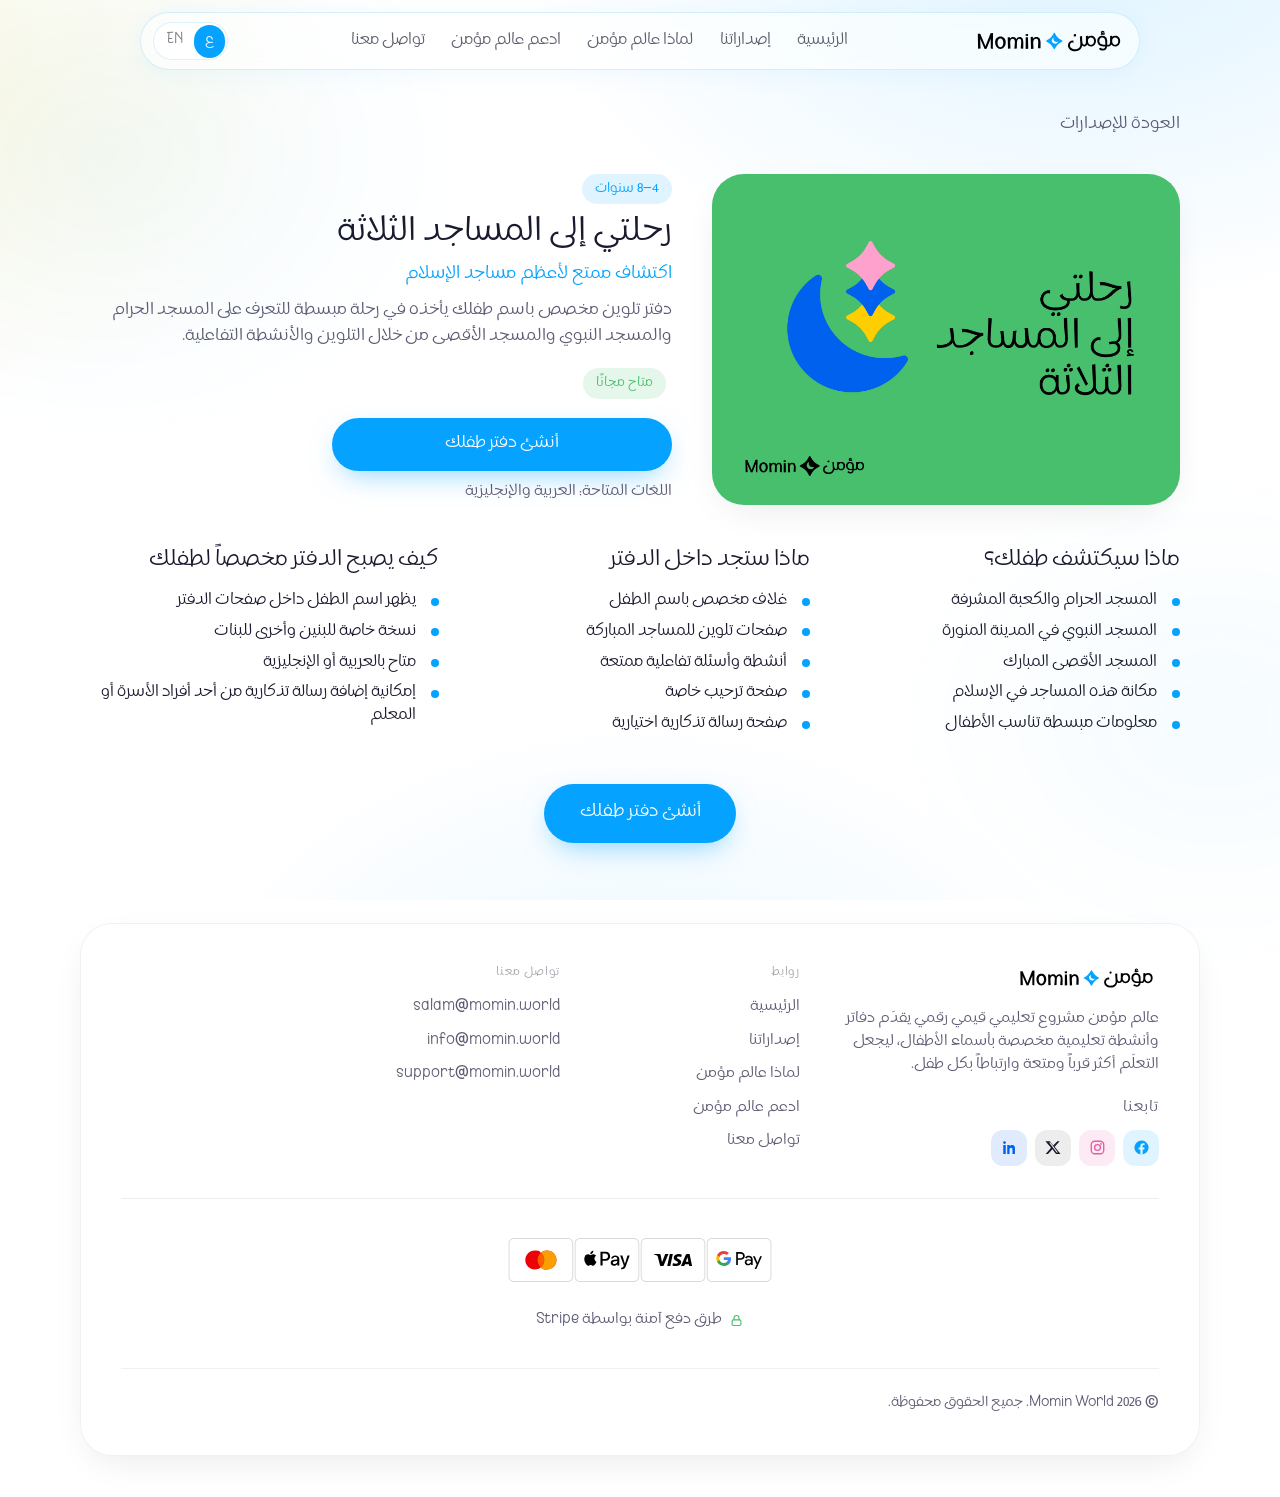
<file: mw/three-mosques/index.html>
<!DOCTYPE html>
<html lang="ar" dir="rtl">
<head>
  <meta charset="UTF-8" />
  <meta name="viewport" content="width=device-width, initial-scale=1" />
  <meta name="theme-color" content="#ffffff" />
  <title>رحلتي إلى المساجد الثلاثة - دفتر تلوين تعليمي</title>
  <meta name="description" content="دفتر تلوين مخصص باسم طفلك في رحلة إلى المساجد الثلاثة المقدسة، بالعربية والإنجليزية." />
  <link rel="canonical" href="https://momin.world/mw/three-mosques/" />
  <link rel="icon" href="/assets/brand/favicon.svg" type="image/svg+xml" />
  <link rel="apple-touch-icon" href="/assets/brand/favicon.svg" />
  <meta property="og:site_name" content="عالم مؤمن" />
  <meta property="og:title" content="رحلتي إلى المساجد الثلاثة - دفتر تلوين تعليمي" />
  <meta property="og:image" content="https://momin.world/assets/brand/favicon.svg" />
  <link rel="stylesheet" href="/style.css" />
</head>
<body data-lang="ar" data-page="product">
  <header class="nav-wrap">
    <nav class="nav glass" aria-label="Primary">
      <a class="nav-logo" href="/index.html" aria-label="Momin — home"><img src="/assets/brand/momin-logo.svg" alt="عالم مؤمن" /></a>
      <ul class="nav-links">
        <li><a href="/index.html#home" data-i18n="nav.home">الرئيسية</a></li>
        <li><a href="/product.html" data-i18n="nav.publications">إصداراتنا</a></li>
        <li><a href="/index.html#why-choose" data-i18n="nav.why">لماذا عالم مؤمن</a></li>
        <li><a href="/index.html#support" data-i18n="nav.support">ادعم عالم مؤمن</a></li>
        <li><a href="/index.html#footer" data-i18n="nav.contact">تواصل معنا</a></li>
      </ul>
      <div class="nav-right">
        <div class="lang-switch" role="group" data-i18n-aria="nav.langLabel" aria-label="اللغة">
          <button type="button" class="lang-btn is-active" data-lang-set="ar" aria-pressed="true">ع</button>
          <button type="button" class="lang-btn" data-lang-set="en" aria-pressed="false">EN</button>
        </div>
        <button type="button" class="hamburger" id="hamburger" aria-expanded="false" data-i18n-aria="nav.menu" aria-label="افتح القائمة"><span></span><span></span><span></span></button>
      </div>
    </nav>
    <div class="mobile-menu" id="mobileMenu" hidden>
      <div class="glass mobile-panel">
        <ul>
          <li><a href="/index.html#home" data-i18n="nav.home">الرئيسية</a></li>
          <li><a href="/product.html" data-i18n="nav.publications">إصداراتنا</a></li>
          <li><a href="/index.html#why-choose" data-i18n="nav.why">لماذا عالم مؤمن</a></li>
          <li><a href="/index.html#support" data-i18n="nav.support">ادعم عالم مؤمن</a></li>
          <li><a href="/index.html#footer" data-i18n="nav.contact">تواصل معنا</a></li>
        </ul>
      </div>
    </div>
  </header>

  <main class="product-main">
    <div class="container" id="mwProduct" data-product="three-mosques"></div>
  </main>

  <footer class="footer" id="footer">
    <div class="footer-card glass-card reveal">
      <div class="footer-grid">
        <div class="footer-brand">
          <img class="footer-logo" src="/assets/brand/momin-logo.svg" alt="عالم مؤمن Momin World" />
          <p data-i18n="footer.desc">عالم مؤمن مشروع تعليمي قيمي رقمي يقدّم دفاتر وأنشطة تعليمية مخصصة بأسماء الأطفال، ليجعل التعلّم أكثر قرباً ومتعة وارتباطاً بكل طفل.</p>
          <p class="footer-sub" data-i18n="footer.followTitle">تابعنا</p>
          <div class="socials">
            <a href="https://facebook.com/TheMominWorld" target="_blank" rel="noopener noreferrer" aria-label="Facebook"><svg viewBox="0 0 24 24" fill="currentColor" aria-hidden="true"><path d="M22 12a10 10 0 1 0-11.6 9.9v-7H7.9V12h2.5V9.8c0-2.5 1.5-3.9 3.8-3.9 1.1 0 2.2.2 2.2.2v2.5h-1.3c-1.2 0-1.6.8-1.6 1.6V12h2.8l-.4 2.9h-2.3v7A10 10 0 0 0 22 12Z"/></svg></a>
            <a href="https://instagram.com/TheMominWorld" target="_blank" rel="noopener noreferrer" aria-label="Instagram"><svg viewBox="0 0 24 24" aria-hidden="true"><rect x="3.2" y="3.2" width="17.6" height="17.6" rx="5" fill="none" stroke="currentColor" stroke-width="1.9"/><circle cx="12" cy="12" r="4.1" fill="none" stroke="currentColor" stroke-width="1.9"/><circle cx="17" cy="7" r="1.2" fill="currentColor"/></svg></a>
            <a href="https://x.com/TheMominWorld" target="_blank" rel="noopener noreferrer" aria-label="X"><svg viewBox="0 0 24 24" fill="currentColor" aria-hidden="true"><path d="M17.5 3h3.2l-7 8 8.2 10h-6.4l-5-6.5L4.2 21H1l7.5-8.6L.6 3H7l4.5 6 6-6Zm-1.1 16h1.8L7.7 4.8H5.8L16.4 19Z"/></svg></a>
            <a href="https://linkedin.com/company/TheMominWorld" target="_blank" rel="noopener noreferrer" aria-label="LinkedIn"><svg viewBox="0 0 24 24" fill="currentColor" aria-hidden="true"><path d="M6.94 5a2 2 0 1 1-4 0 2 2 0 0 1 4 0ZM3.2 8.5h3.5V21H3.2V8.5Zm5.6 0h3.35v1.7h.05c.47-.85 1.6-1.75 3.3-1.75 3.53 0 4.18 2.2 4.18 5.1V21h-3.5v-5.6c0-1.34-.03-3.06-1.9-3.06-1.9 0-2.2 1.46-2.2 2.97V21H8.8V8.5Z"/></svg></a>
          </div>
        </div>
        <nav class="footer-col" aria-label="Links">
          <p class="footer-sub" data-i18n="footer.navTitle">روابط</p>
          <ul>
            <li><a href="/index.html#home" data-i18n="nav.home">الرئيسية</a></li>
            <li><a href="/product.html" data-i18n="nav.publications">إصداراتنا</a></li>
            <li><a href="/index.html#why-choose" data-i18n="nav.why">لماذا عالم مؤمن</a></li>
            <li><a href="/index.html#support" data-i18n="nav.support">ادعم عالم مؤمن</a></li>
            <li><a href="/index.html#footer" data-i18n="nav.contact">تواصل معنا</a></li>
          </ul>
        </nav>
        <div class="footer-col">
          <p class="footer-sub" data-i18n="footer.contactTitle">تواصل معنا</p>
          <ul class="footer-contact">
            <li><a href="mailto:salam@momin.world">salam@momin.world</a></li>
            <li><a href="mailto:info@momin.world">info@momin.world</a></li>
            <li><a href="mailto:support@momin.world">support@momin.world</a></li>
          </ul>
        </div>
      </div>
      <div class="footer-pay">
        <img class="pay-methods" src="/assets/brand/payment-methods.svg" alt="Visa, Mastercard, Apple Pay, Google Pay" />
        <p class="pay-line">
          <svg class="lock" viewBox="0 0 24 24" width="15" height="15" aria-hidden="true"><rect x="5" y="11" width="14" height="9" rx="2" fill="none" stroke="currentColor" stroke-width="1.8"/><path d="M8 11V8a4 4 0 0 1 8 0v3" fill="none" stroke="currentColor" stroke-width="1.8"/></svg>
          <span data-i18n="footer.payments">طرق دفع آمنة بواسطة Stripe</span>
        </p>
      </div>
      <div class="footer-bottom">
        <p>© <span id="year">2026</span> Momin World. <span data-i18n="footer.rights">جميع الحقوق محفوظة.</span></p>
      </div>
    </div>
  </footer>

  <script src="/script.js"></script>
  <script src="/assets/js/mw.js"></script>
</body>
</html>
</file>
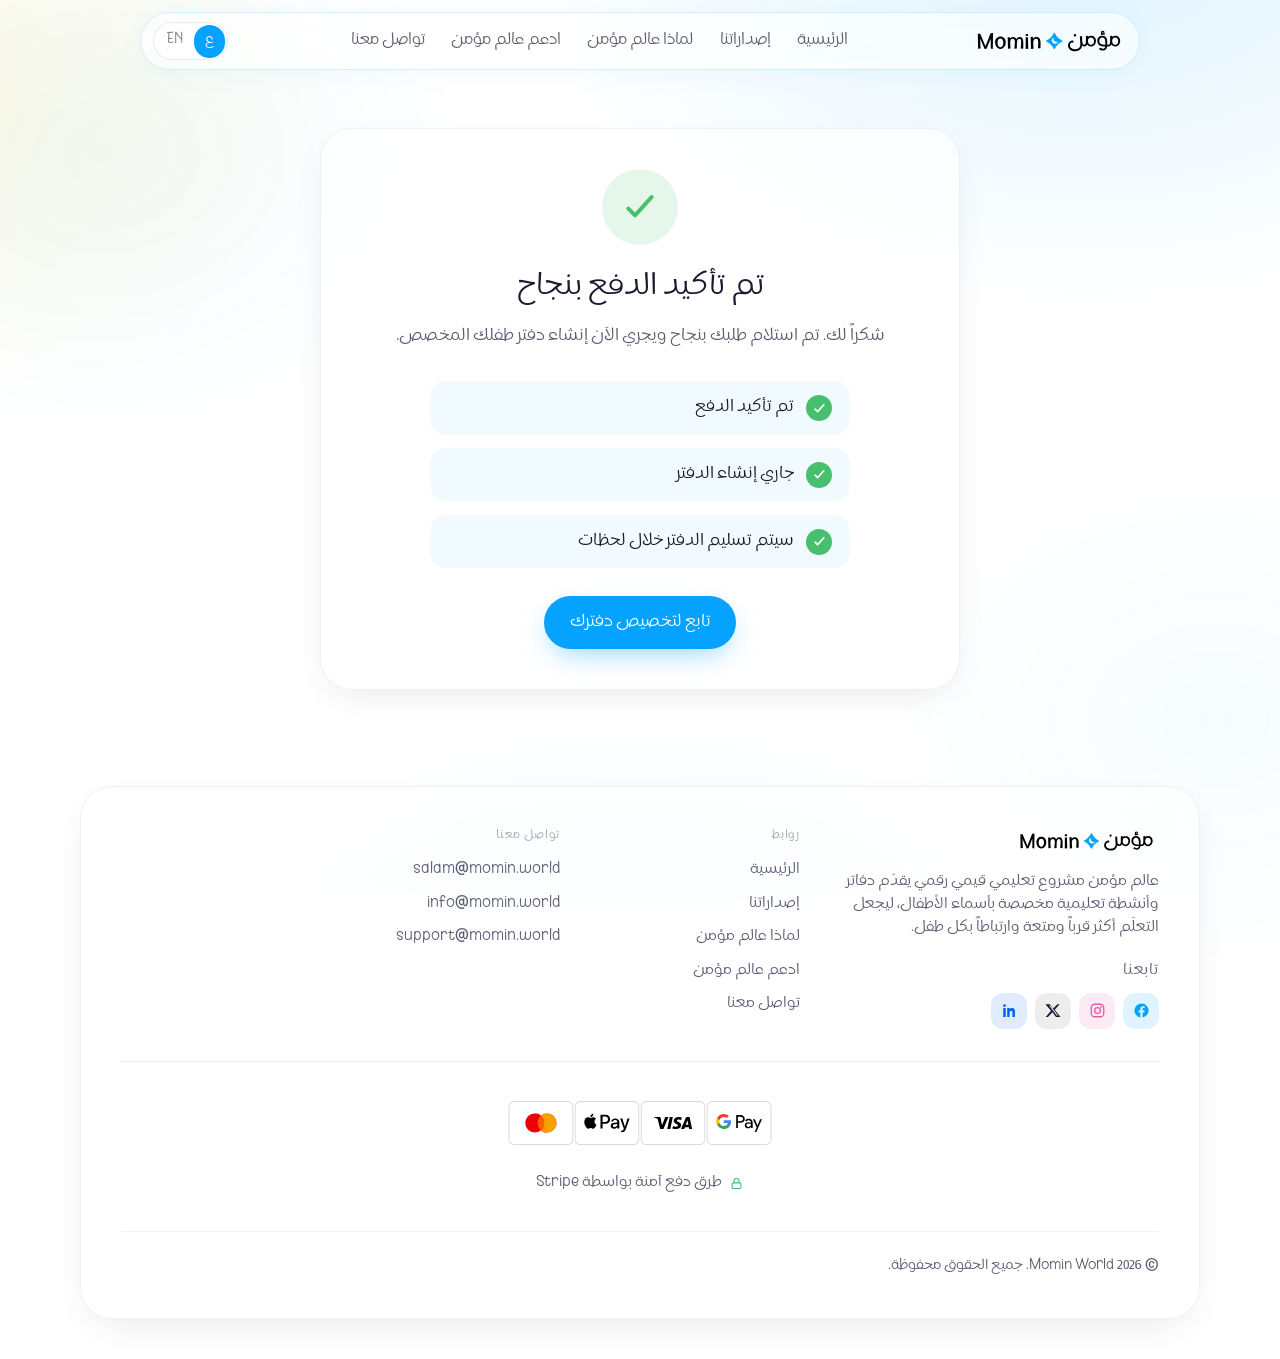
<file: order-confirmed.html>
<!DOCTYPE html>
<html lang="ar" dir="rtl">
<head>
  <meta charset="UTF-8" />
  <meta name="viewport" content="width=device-width, initial-scale=1" />
  <meta name="theme-color" content="#ffffff" />
  <title>عالم مؤمن - تم تأكيد الدفع</title>
  <meta name="description" content="دفاتر تلوين رقمية تعليمية إسلامية مخصصة للأطفال بأسمائهم، بالعربية والإنجليزية." />
  <meta name="robots" content="noindex" />
  <link rel="canonical" href="https://momin.world/order-confirmed" />

  <link rel="icon" href="/assets/brand/favicon.svg" type="image/svg+xml" />
  <link rel="apple-touch-icon" href="/assets/brand/favicon.svg" />
  <link rel="mask-icon" href="/assets/brand/favicon.svg" color="#05a3ff" />
  <meta property="og:site_name" content="عالم مؤمن" />
  <meta property="og:url" content="https://momin.world/order-confirmed" />
  <meta property="og:title" content="عالم مؤمن - تم تأكيد الدفع" />
  <meta property="og:image" content="https://momin.world/assets/brand/favicon.svg" />

  <link rel="stylesheet" href="/style.css" />
</head>
<body data-lang="ar" data-page="order">

  <!-- ===================== NAVBAR ===================== -->
  <header class="nav-wrap">
    <nav class="nav glass" aria-label="Primary">
      <a class="nav-logo" href="/index.html" aria-label="Momin — home">
        <img src="/assets/brand/momin-logo.svg" alt="عالم مؤمن" />
      </a>
      <ul class="nav-links">
        <li><a href="/index.html#home" data-i18n="nav.home">الرئيسية</a></li>
        <li><a href="/product.html" data-i18n="nav.publications">إصداراتنا</a></li>
        <li><a href="/index.html#why-choose" data-i18n="nav.why">لماذا عالم مؤمن</a></li>
        <li><a href="/index.html#support" data-i18n="nav.support">ادعم عالم مؤمن</a></li>
        <li><a href="/index.html#footer" data-i18n="nav.contact">تواصل معنا</a></li>
      </ul>
      <div class="nav-right">
        <div class="lang-switch" role="group" data-i18n-aria="nav.langLabel" aria-label="اللغة">
          <button type="button" class="lang-btn is-active" data-lang-set="ar" aria-pressed="true">ع</button>
          <button type="button" class="lang-btn" data-lang-set="en" aria-pressed="false">EN</button>
        </div>
        <button type="button" class="hamburger" id="hamburger" aria-expanded="false" data-i18n-aria="nav.menu" aria-label="افتح القائمة">
          <span></span><span></span><span></span>
        </button>
      </div>
    </nav>
    <div class="mobile-menu" id="mobileMenu" hidden>
      <div class="glass mobile-panel">
        <ul>
          <li><a href="/index.html#home" data-i18n="nav.home">الرئيسية</a></li>
          <li><a href="/product.html" data-i18n="nav.publications">إصداراتنا</a></li>
          <li><a href="/index.html#why-choose" data-i18n="nav.why">لماذا عالم مؤمن</a></li>
          <li><a href="/index.html#support" data-i18n="nav.support">ادعم عالم مؤمن</a></li>
          <li><a href="/index.html#footer" data-i18n="nav.contact">تواصل معنا</a></li>
        </ul>
      </div>
    </div>
  </header>

  <main class="oc-main">
    <div class="container">
      <div class="oc-card glass-card reveal in">
        <div class="oc-badge">
          <svg viewBox="0 0 24 24" aria-hidden="true"><path d="M5 13l4 4 10-11" fill="none" stroke="currentColor" stroke-width="2.4" stroke-linecap="round" stroke-linejoin="round"/></svg>
        </div>
        <h1 data-i18n="oc.title">تم تأكيد الدفع بنجاح</h1>
        <p class="oc-desc" data-i18n="oc.desc">شكراً لك. تم استلام طلبك بنجاح ويجري الآن إنشاء دفتر طفلك المخصص.</p>

        <div class="oc-steps">
          <div class="oc-step">
            <span class="oc-dot"><svg viewBox="0 0 24 24" aria-hidden="true"><path d="M5 13l4 4 10-11" fill="none" stroke="currentColor" stroke-width="2.6" stroke-linecap="round" stroke-linejoin="round"/></svg></span>
            <span data-i18n="oc.step1">تم تأكيد الدفع</span>
          </div>
          <div class="oc-step">
            <span class="oc-dot"><svg viewBox="0 0 24 24" aria-hidden="true"><path d="M5 13l4 4 10-11" fill="none" stroke="currentColor" stroke-width="2.6" stroke-linecap="round" stroke-linejoin="round"/></svg></span>
            <span data-i18n="oc.step2">جاري إنشاء الدفتر</span>
          </div>
          <div class="oc-step">
            <span class="oc-dot"><svg viewBox="0 0 24 24" aria-hidden="true"><path d="M5 13l4 4 10-11" fill="none" stroke="currentColor" stroke-width="2.6" stroke-linecap="round" stroke-linejoin="round"/></svg></span>
            <span data-i18n="oc.step3">سيتم تسليم الدفتر خلال لحظات</span>
          </div>
        </div>

        <div class="oc-cta">
          <a href="/product.html" class="btn btn-blue" data-i18n="oc.cta">تابع لتخصيص دفترك</a>
        </div>
      </div>
    </div>
  </main>

  <!-- ===================== FOOTER ===================== -->
  <footer class="footer" id="footer">
    <div class="footer-card glass-card reveal">
      <div class="footer-grid">
        <div class="footer-brand">
          <img class="footer-logo" src="/assets/brand/momin-logo.svg" alt="عالم مؤمن Momin World" />
          <p data-i18n="footer.desc">عالم مؤمن مشروع تعليمي قيمي رقمي يقدّم دفاتر وأنشطة تعليمية مخصصة بأسماء الأطفال، ليجعل التعلّم أكثر قرباً ومتعة وارتباطاً بكل طفل.</p>
          <p class="footer-sub" data-i18n="footer.followTitle">تابعنا</p>
          <div class="socials">
            <a href="https://facebook.com/TheMominWorld" target="_blank" rel="noopener noreferrer" aria-label="Facebook">
              <svg viewBox="0 0 24 24" fill="currentColor" aria-hidden="true"><path d="M22 12a10 10 0 1 0-11.6 9.9v-7H7.9V12h2.5V9.8c0-2.5 1.5-3.9 3.8-3.9 1.1 0 2.2.2 2.2.2v2.5h-1.3c-1.2 0-1.6.8-1.6 1.6V12h2.8l-.4 2.9h-2.3v7A10 10 0 0 0 22 12Z"/></svg>
            </a>
            <a href="https://instagram.com/TheMominWorld" target="_blank" rel="noopener noreferrer" aria-label="Instagram">
              <svg viewBox="0 0 24 24" aria-hidden="true"><rect x="3.2" y="3.2" width="17.6" height="17.6" rx="5" fill="none" stroke="currentColor" stroke-width="1.9"/><circle cx="12" cy="12" r="4.1" fill="none" stroke="currentColor" stroke-width="1.9"/><circle cx="17" cy="7" r="1.2" fill="currentColor"/></svg>
            </a>
            <a href="https://x.com/TheMominWorld" target="_blank" rel="noopener noreferrer" aria-label="X">
              <svg viewBox="0 0 24 24" fill="currentColor" aria-hidden="true"><path d="M17.5 3h3.2l-7 8 8.2 10h-6.4l-5-6.5L4.2 21H1l7.5-8.6L.6 3H7l4.5 6 6-6Zm-1.1 16h1.8L7.7 4.8H5.8L16.4 19Z"/></svg>
            </a>
            <a href="https://linkedin.com/company/TheMominWorld" target="_blank" rel="noopener noreferrer" aria-label="LinkedIn">
              <svg viewBox="0 0 24 24" fill="currentColor" aria-hidden="true"><path d="M6.94 5a2 2 0 1 1-4 0 2 2 0 0 1 4 0ZM3.2 8.5h3.5V21H3.2V8.5Zm5.6 0h3.35v1.7h.05c.47-.85 1.6-1.75 3.3-1.75 3.53 0 4.18 2.2 4.18 5.1V21h-3.5v-5.6c0-1.34-.03-3.06-1.9-3.06-1.9 0-2.2 1.46-2.2 2.97V21H8.8V8.5Z"/></svg>
            </a>
          </div>
        </div>

        <nav class="footer-col" aria-label="Links">
          <p class="footer-sub" data-i18n="footer.navTitle">روابط</p>
          <ul>
            <li><a href="/index.html#home" data-i18n="nav.home">الرئيسية</a></li>
            <li><a href="/product.html" data-i18n="nav.publications">إصداراتنا</a></li>
            <li><a href="/index.html#why-choose" data-i18n="nav.why">لماذا عالم مؤمن</a></li>
            <li><a href="/index.html#support" data-i18n="nav.support">ادعم عالم مؤمن</a></li>
            <li><a href="/index.html#footer" data-i18n="nav.contact">تواصل معنا</a></li>
          </ul>
        </nav>

        <div class="footer-col">
          <p class="footer-sub" data-i18n="footer.contactTitle">تواصل معنا</p>
          <ul class="footer-contact">
            <li><a href="mailto:salam@momin.world">salam@momin.world</a></li>
            <li><a href="mailto:info@momin.world">info@momin.world</a></li>
            <li><a href="mailto:support@momin.world">support@momin.world</a></li>
          </ul>
        </div>
      </div>

      <div class="footer-pay">
        <img class="pay-methods" src="/assets/brand/payment-methods.svg" alt="Visa, Mastercard, Apple Pay, Google Pay" />
        <p class="pay-line">
          <svg class="lock" viewBox="0 0 24 24" width="15" height="15" aria-hidden="true"><rect x="5" y="11" width="14" height="9" rx="2" fill="none" stroke="currentColor" stroke-width="1.8"/><path d="M8 11V8a4 4 0 0 1 8 0v3" fill="none" stroke="currentColor" stroke-width="1.8"/></svg>
          <span data-i18n="footer.payments">طرق دفع آمنة بواسطة Stripe</span>
        </p>
      </div>

      <div class="footer-bottom">
        <p>© <span id="year">2026</span> Momin World. <span data-i18n="footer.rights">جميع الحقوق محفوظة.</span></p>
      </div>
    </div>
  </footer>

  <script src="/script.js"></script>
</body>
</html>
</file>
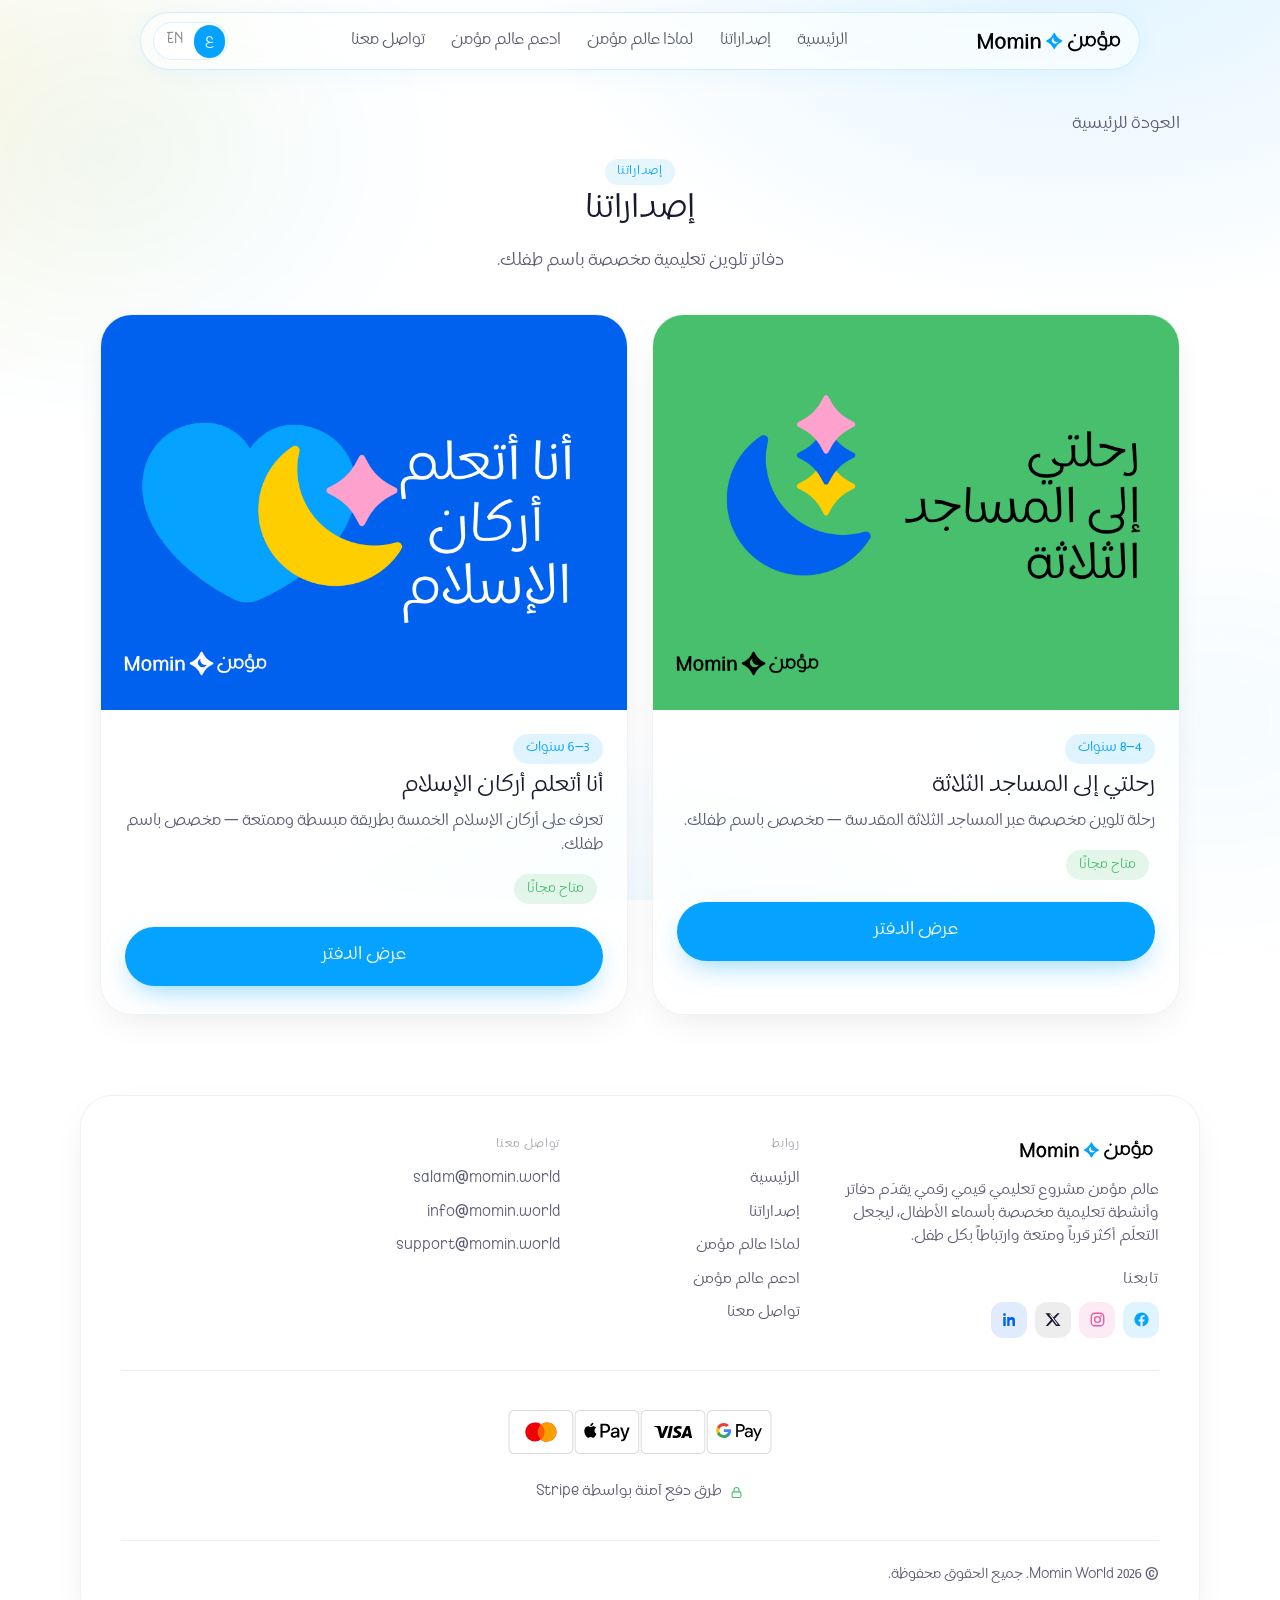
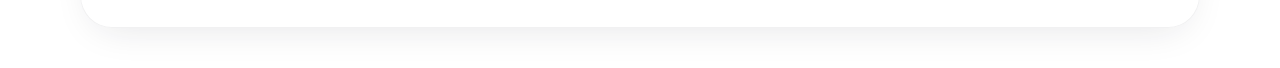
<file: product.html>
<!DOCTYPE html>
<html lang="ar" dir="rtl">
<head>
  <meta charset="UTF-8" />
  <meta name="viewport" content="width=device-width, initial-scale=1" />
  <meta name="theme-color" content="#ffffff" />
  <title>إصدارات عالم مؤمن</title>
  <meta name="description" content="دفاتر تلوين رقمية تعليمية إسلامية مخصصة للأطفال بأسمائهم، بالعربية والإنجليزية." />
  <link rel="canonical" href="https://momin.world/product.html" />

  <link rel="icon" href="/assets/brand/favicon.svg" type="image/svg+xml" />
  <link rel="apple-touch-icon" href="/assets/brand/favicon.svg" />
  <link rel="mask-icon" href="/assets/brand/favicon.svg" color="#05a3ff" />

  <meta property="og:type" content="product" />
  <meta property="og:site_name" content="عالم مؤمن" />
  <meta property="og:url" content="https://momin.world/product.html" />
  <meta property="og:title" content="إصدارات عالم مؤمن" />
  <meta property="og:description" content="دفتر تلوين تعليمي مخصص يعلّم طفلك أركان الإسلام الخمسة." />
  <meta property="og:image" content="https://momin.world/assets/brand/favicon.svg" />
  <meta name="twitter:card" content="summary_large_image" />
  <meta name="twitter:site" content="@TheMominWorld" />

  <link rel="stylesheet" href="/style.css" />

  <script type="application/ld+json">
  {
    "@context": "https://schema.org",
    "@type": "Product",
    "name": "Educational Coloring Workbook — Five Pillars of Islam",
    "brand": { "@type": "Brand", "name": "Momin World" },
    "description": "A personalized coloring workbook that helps your child learn the Five Pillars of Islam, with their name included throughout.",
    "image": "https://momin.world/assets/product/p1.jpg",
    "url": "https://momin.world/product.html",
    "offers": { "@type": "Offer", "price": "1.99", "priceCurrency": "USD", "availability": "https://schema.org/InStock", "url": "https://buy.stripe.com/6oU28s5zE5Bm3joeEq9fW0a" }
  }
  </script>
</head>
<body data-lang="ar" data-page="publications">

  <!-- ===================== NAVBAR ===================== -->
  <header class="nav-wrap">
    <nav class="nav glass" aria-label="Primary">
      <a class="nav-logo" href="/index.html" aria-label="Momin — home">
        <img src="/assets/brand/momin-logo.svg" alt="عالم مؤمن" />
      </a>
      <ul class="nav-links">
        <li><a href="/index.html#home" data-i18n="nav.home">الرئيسية</a></li>
        <li><a href="/product.html" data-i18n="nav.publications">إصداراتنا</a></li>
        <li><a href="/index.html#why-choose" data-i18n="nav.why">لماذا عالم مؤمن</a></li>
        <li><a href="/index.html#support" data-i18n="nav.support">ادعم عالم مؤمن</a></li>
        <li><a href="/index.html#footer" data-i18n="nav.contact">تواصل معنا</a></li>
      </ul>
      <div class="nav-right">
        <div class="lang-switch" role="group" data-i18n-aria="nav.langLabel" aria-label="اللغة">
          <button type="button" class="lang-btn is-active" data-lang-set="ar" aria-pressed="true">ع</button>
          <button type="button" class="lang-btn" data-lang-set="en" aria-pressed="false">EN</button>
        </div>
        <button type="button" class="hamburger" id="hamburger" aria-expanded="false" data-i18n-aria="nav.menu" aria-label="افتح القائمة">
          <span></span><span></span><span></span>
        </button>
      </div>
    </nav>
    <div class="mobile-menu" id="mobileMenu" hidden>
      <div class="glass mobile-panel">
        <ul>
          <li><a href="/index.html#home" data-i18n="nav.home">الرئيسية</a></li>
          <li><a href="/product.html" data-i18n="nav.publications">إصداراتنا</a></li>
          <li><a href="/index.html#why-choose" data-i18n="nav.why">لماذا عالم مؤمن</a></li>
          <li><a href="/index.html#support" data-i18n="nav.support">ادعم عالم مؤمن</a></li>
          <li><a href="/index.html#footer" data-i18n="nav.contact">تواصل معنا</a></li>
        </ul>
      </div>
    </div>
  </header>

  <main class="product-main">
    <div class="container">
      <a class="back-link" href="/index.html"><span data-i18n="pub.backHome">العودة للرئيسية</span></a>

      <div class="heading reveal in" style="text-align:center">
        <span class="kicker kicker-blue" data-i18n="cat.kicker">إصداراتنا</span>
        <h1 data-i18n="cat.title">إصداراتنا</h1>
        <p data-i18n="cat.subtitle">دفاتر تلوين تعليمية مخصصة باسم طفلك.</p>
      </div>

      <div class="catalog-grid">
        <!-- Product 1: Three Mosques -->
        <article class="cat-card glass-card reveal">
          <div class="cat-thumb"><img src="/assets/covers/m3-cover-ar.jpg" data-src-ar="/assets/covers/m3-cover-ar.jpg" data-src-en="/assets/covers/m3-cover-en.jpg" alt="" loading="lazy" /></div>
          <div class="cat-body">
            <span class="age-badge" data-i18n="cat.m3.age">4–8 سنوات</span>
            <h2 class="cat-title" data-i18n="cat.m3.title">رحلتي إلى المساجد الثلاثة</h2>
            <p class="cat-desc" data-i18n="cat.m3.desc">رحلة تلوين مخصصة عبر المساجد الثلاثة المقدسة — مخصص باسم طفلك.</p>
            <div class="price-row">
              <span class="free-badge" data-i18n="cat.freeBadge">متاح مجانًا</span>
            </div>
            <a href="/mw/three-mosques/index.html" class="btn btn-blue block buy-btn" data-i18n="cat.open">عرض الدفتر</a>
          </div>
        </article>

        <!-- Product 2: Five Pillars -->
        <article class="cat-card glass-card reveal">
          <div class="cat-thumb"><img src="/assets/covers/cover-new-ar.jpg" alt="" loading="lazy" /></div>
          <div class="cat-body">
            <span class="age-badge" data-i18n="cat.p.age">3–6 سنوات</span>
            <h2 class="cat-title" data-i18n="cat.p.title">أنا أتعلم أركان الإسلام</h2>
            <p class="cat-desc" data-i18n="cat.p.desc">تعرف على أركان الإسلام الخمسة بطريقة مبسطة وممتعة — مخصص باسم طفلك.</p>
            <div class="price-row">
              <span class="free-badge" data-i18n="cat.freeBadge">متاح مجانًا</span>
            </div>
            <a href="/mw/islamic-pillars/index.html" class="btn btn-blue block buy-btn" data-i18n="cat.open">عرض الدفتر</a>
          </div>
        </article>
      </div>
    </div>
  </main>

  <!-- ===================== FOOTER ===================== -->
  <footer class="footer" id="footer">
    <div class="footer-card glass-card reveal">
      <div class="footer-grid">
        <div class="footer-brand">
          <img class="footer-logo" src="/assets/brand/momin-logo.svg" alt="عالم مؤمن Momin World" />
          <p data-i18n="footer.desc">عالم مؤمن مشروع تعليمي قيمي رقمي يقدّم دفاتر وأنشطة تعليمية مخصصة بأسماء الأطفال، ليجعل التعلّم أكثر قرباً ومتعة وارتباطاً بكل طفل.</p>
          <p class="footer-sub" data-i18n="footer.followTitle">تابعنا</p>
          <div class="socials">
            <a href="https://facebook.com/TheMominWorld" target="_blank" rel="noopener noreferrer" aria-label="Facebook">
              <svg viewBox="0 0 24 24" fill="currentColor" aria-hidden="true"><path d="M22 12a10 10 0 1 0-11.6 9.9v-7H7.9V12h2.5V9.8c0-2.5 1.5-3.9 3.8-3.9 1.1 0 2.2.2 2.2.2v2.5h-1.3c-1.2 0-1.6.8-1.6 1.6V12h2.8l-.4 2.9h-2.3v7A10 10 0 0 0 22 12Z"/></svg>
            </a>
            <a href="https://instagram.com/TheMominWorld" target="_blank" rel="noopener noreferrer" aria-label="Instagram">
              <svg viewBox="0 0 24 24" aria-hidden="true"><rect x="3.2" y="3.2" width="17.6" height="17.6" rx="5" fill="none" stroke="currentColor" stroke-width="1.9"/><circle cx="12" cy="12" r="4.1" fill="none" stroke="currentColor" stroke-width="1.9"/><circle cx="17" cy="7" r="1.2" fill="currentColor"/></svg>
            </a>
            <a href="https://x.com/TheMominWorld" target="_blank" rel="noopener noreferrer" aria-label="X">
              <svg viewBox="0 0 24 24" fill="currentColor" aria-hidden="true"><path d="M17.5 3h3.2l-7 8 8.2 10h-6.4l-5-6.5L4.2 21H1l7.5-8.6L.6 3H7l4.5 6 6-6Zm-1.1 16h1.8L7.7 4.8H5.8L16.4 19Z"/></svg>
            </a>
            <a href="https://linkedin.com/company/TheMominWorld" target="_blank" rel="noopener noreferrer" aria-label="LinkedIn">
              <svg viewBox="0 0 24 24" fill="currentColor" aria-hidden="true"><path d="M6.94 5a2 2 0 1 1-4 0 2 2 0 0 1 4 0ZM3.2 8.5h3.5V21H3.2V8.5Zm5.6 0h3.35v1.7h.05c.47-.85 1.6-1.75 3.3-1.75 3.53 0 4.18 2.2 4.18 5.1V21h-3.5v-5.6c0-1.34-.03-3.06-1.9-3.06-1.9 0-2.2 1.46-2.2 2.97V21H8.8V8.5Z"/></svg>
            </a>
          </div>
        </div>

        <nav class="footer-col" aria-label="Links">
          <p class="footer-sub" data-i18n="footer.navTitle">روابط</p>
          <ul>
            <li><a href="/index.html#home" data-i18n="nav.home">الرئيسية</a></li>
            <li><a href="/product.html" data-i18n="nav.publications">إصداراتنا</a></li>
            <li><a href="/index.html#why-choose" data-i18n="nav.why">لماذا عالم مؤمن</a></li>
            <li><a href="/index.html#support" data-i18n="nav.support">ادعم عالم مؤمن</a></li>
            <li><a href="/index.html#footer" data-i18n="nav.contact">تواصل معنا</a></li>
          </ul>
        </nav>

        <div class="footer-col">
          <p class="footer-sub" data-i18n="footer.contactTitle">تواصل معنا</p>
          <ul class="footer-contact">
            <li><a href="mailto:salam@momin.world">salam@momin.world</a></li>
            <li><a href="mailto:info@momin.world">info@momin.world</a></li>
            <li><a href="mailto:support@momin.world">support@momin.world</a></li>
          </ul>
        </div>
      </div>

      <div class="footer-pay">
        <img class="pay-methods" src="/assets/brand/payment-methods.svg" alt="Visa, Mastercard, Apple Pay, Google Pay" />
        <p class="pay-line">
          <svg class="lock" viewBox="0 0 24 24" width="15" height="15" aria-hidden="true"><rect x="5" y="11" width="14" height="9" rx="2" fill="none" stroke="currentColor" stroke-width="1.8"/><path d="M8 11V8a4 4 0 0 1 8 0v3" fill="none" stroke="currentColor" stroke-width="1.8"/></svg>
          <span data-i18n="footer.payments">طرق دفع آمنة بواسطة Stripe</span>
        </p>
      </div>

      <div class="footer-bottom">
        <p>© <span id="year">2026</span> Momin World. <span data-i18n="footer.rights">جميع الحقوق محفوظة.</span></p>
      </div>
    </div>
  </footer>

  <script src="/script.js"></script>
</body>
</html>
</file>
<file: style.css>
/* ===================================================================
   Momin — static styles. Mobile-first, bilingual (RTL/LTR), premium.
   =================================================================== */

/* ---------- Fonts (self-hosted, no external requests) ---------- */
@font-face {
  font-family: "KidzhoodAR";
  src: url("assets/fonts/KidzhoodArabic-Light.otf") format("opentype");
  font-weight: 300 700;
  font-display: swap;
}
@font-face {
  font-family: "KidzhoodEN";
  src: url("assets/fonts/Kidzhood-Medium.otf") format("opentype");
  font-weight: 400 700;
  font-display: swap;
}
/* Zagel — used for ALL numbers AND question marks; everything else is
   Kidzhood. Standalone family + per-glyph overrides so digits (U+0030-
   0039), the Latin "?" (U+003F) and the Arabic "؟" (U+061F) inside any
   Kidzhood text automatically render in Zagel. Declared AFTER Kidzhood
   so they win for that unicode-range. */
@font-face {
  font-family: "Zagel";
  src: url("assets/fonts/ZagelArabicITF-Regular.otf") format("opentype");
  font-weight: 100 900;
  font-display: swap;
}
/* Zagel restricted to digits + question marks only. Listed FIRST in the
   font stacks below, so the browser uses it ONLY for those characters
   (reliable cross-browser subsetting) and Kidzhood for everything else. */
@font-face {
  font-family: "ZagelNums";
  src: url("assets/fonts/ZagelArabicITF-Regular.otf") format("opentype");
  unicode-range: U+0021-0022, U+0027-0029, U+002C-003B, U+003F, U+060C, U+061B, U+061F, U+2013-2014, U+2018-2019, U+201C-201D;
  font-weight: 100 900;
  font-display: swap;
}

/* FFF Acid — used ONLY in the email input for clearer character/number reading. */
@font-face {
  font-family: "FFFAcid";
  src: url("assets/fonts/FFF-AcidGrotesk-Normal-TRIAL.otf") format("opentype");
  font-weight: 400 700;
  font-display: swap;
}

/* ---------- Design tokens ---------- */
:root {
  --orange: #ff7300;
  --blue: #05a3ff;
  --deepblue: #0061ef;
  --yellow: #ffce00;
  --green: #47bf6c;
  --pink: #ffa1cc;
  --ink: #1a1a2e;
  --slate: #5b5b73;

  /* Unified Kidzhood everywhere: each language leads with its own
     Kidzhood face and falls back to the other Kidzhood face so any
     script renders in Kidzhood (numbers still go to Zagel via the
     unicode-range override above). */
  --font-en: "ZagelNums", "KidzhoodEN", "KidzhoodAR", "Zagel", "Inter", system-ui, -apple-system, "Segoe UI", sans-serif;
  --font-ar: "ZagelNums", "KidzhoodAR", "KidzhoodEN", "Zagel", "Tajawal", system-ui, -apple-system, "Segoe UI", sans-serif;

  --radius-card: 1.75rem;
  --radius-lg: 2rem;
  --shadow-card: 0 12px 40px -16px rgba(26, 26, 46, 0.14);
  --shadow-soft: 0 10px 40px -12px rgba(5, 163, 255, 0.18);
  --shadow-glass: 0 8px 32px rgba(5, 163, 255, 0.1);
  --container: 1120px;
}

/* ---------- Reset ---------- */
*,
*::before,
*::after {
  box-sizing: border-box;
  -webkit-tap-highlight-color: transparent;
}
html {
  scroll-behavior: smooth;
}
body {
  margin: 0;
  color: var(--ink);
  background-color: #fff;
  /* Premium white-to-color wash (softened ~30%, blue-led not orange). */
  background-image:
    radial-gradient(60rem 40rem at 85% -8%, rgba(5, 163, 255, 0.13), transparent 60%),
    radial-gradient(48rem 34rem at -5% 12%, rgba(255, 206, 0, 0.1), transparent 55%),
    radial-gradient(50rem 38rem at 50% 120%, rgba(5, 163, 255, 0.095), transparent 60%);
  background-attachment: fixed;
  -webkit-font-smoothing: antialiased;
  text-rendering: optimizeLegibility;
  line-height: 1.6;
  overflow-x: hidden;
}
body[data-lang="ar"] {
  font-family: var(--font-ar);
}
body[data-lang="en"] {
  font-family: var(--font-en);
}
img {
  max-width: 100%;
  display: block;
}
a {
  text-decoration: none;
  color: inherit;
}
ul,
ol {
  margin: 0;
  padding: 0;
  list-style: none;
}
h1,
h2,
h3,
p {
  margin: 0;
}
svg {
  display: block;
}

/* ---------- Helpers ---------- */
.container {
  width: 100%;
  max-width: var(--container);
  margin-inline: auto;
  padding-inline: 1.25rem;
}
.glass {
  background: rgba(255, 255, 255, 0.62);
  -webkit-backdrop-filter: blur(20px) saturate(160%);
  backdrop-filter: blur(20px) saturate(160%);
  border: 1px solid rgba(5, 163, 255, 0.16);
}
.glass-card {
  background: rgba(255, 255, 255, 0.7);
  -webkit-backdrop-filter: blur(14px) saturate(150%);
  backdrop-filter: blur(14px) saturate(150%);
  border: 1px solid rgba(26, 26, 46, 0.06);
}
.en-only {
  display: none;
}
body[data-lang="en"] .en-only {
  display: block;
}
/* Always render the hadith / Arabic placeholders in the Arabic face */
.ar-text {
  font-family: var(--font-ar);
}

/* ---------- Buttons ---------- */
.btn {
  display: inline-block;
  border: 0;
  cursor: pointer;
  font: inherit;
  font-weight: 700;
  text-align: center;
  border-radius: 999px;
  padding: 0.85rem 1.6rem;
  transition: transform 0.2s ease, background-color 0.2s ease, color 0.2s ease;
}
.btn:active {
  transform: scale(0.96);
}
.btn-primary {
  background: var(--blue);
  color: #fff;
  box-shadow: var(--shadow-soft);
}
.btn-primary:hover {
  transform: scale(1.03);
}
.btn-ghost {
  background: var(--pink);
  color: var(--ink);
  box-shadow: 0 10px 30px -12px rgba(255, 161, 204, 0.85);
}
.btn-ghost:hover {
  transform: scale(1.03);
  background: var(--pink);
}
.btn-blue {
  background: var(--blue);
  color: #fff;
  box-shadow: 0 10px 30px -10px rgba(5, 163, 255, 0.55);
}
.btn-blue:hover { transform: scale(1.03); }
.btn-white {
  background: #fff;
  color: var(--blue);
}
.btn-white:hover {
  transform: scale(1.03);
}
.block {
  display: block;
  width: 100%;
}

/* ===================================================================
   NAVBAR
   =================================================================== */
.nav-wrap {
  position: fixed;
  inset-inline: 0;
  top: 0;
  z-index: 50;
  padding: 0.75rem 0.75rem 0;
}
.nav {
  max-width: 1000px;
  margin-inline: auto;
  display: flex;
  align-items: center;
  justify-content: space-between;
  gap: 0.75rem;
  border-radius: 999px;
  padding: 0.5rem 0.75rem;
  box-shadow: 0 4px 24px rgba(5, 163, 255, 0.06);
  transition: box-shadow 0.3s ease, background-color 0.3s ease;
}
.nav.scrolled {
  box-shadow: var(--shadow-glass);
}
.nav-logo img {
  height: 30px;
  width: auto;
}
.nav-links {
  display: none;
  align-items: center;
  gap: 0.25rem;
}
.nav-links a {
  display: block;
  padding: 0.5rem 0.7rem;
  border-radius: 999px;
  font-size: 0.95rem;
  font-weight: 600;
  color: rgba(26, 26, 46, 0.7);
  transition: color 0.2s ease;
}
.nav-links a:hover {
  color: var(--blue);
}
.nav-right {
  display: flex;
  align-items: center;
  gap: 0.5rem;
}
.lang-switch {
  display: inline-flex;
  align-items: center;
  background: rgba(255, 255, 255, 0.7);
  border-radius: 999px;
  padding: 0.15rem;
  box-shadow: inset 0 0 0 1px rgba(5, 163, 255, 0.15);
}
.lang-btn {
  border: 0;
  cursor: pointer;
  background: transparent;
  font: inherit;
  font-weight: 700;
  font-size: 0.85rem;
  color: rgba(26, 26, 46, 0.55);
  padding: 0.35rem 0.7rem;
  border-radius: 999px;
  transition: all 0.2s ease;
}
.lang-btn.is-active {
  background: var(--blue);
  color: #fff;
}
/* The Arabic toggle ("ع") must always use the Kidzhood Arabic face,
   even while the site is in English mode (EN font lacks Arabic glyphs). */
.lang-btn[data-lang-set="ar"] { font-family: var(--font-ar); }
.nav-cta {
  display: none;
  padding: 0.5rem 1rem;
  font-size: 0.85rem;
}
.hamburger {
  display: inline-grid;
  place-items: center;
  width: 40px;
  height: 40px;
  border: 0;
  cursor: pointer;
  border-radius: 999px;
  background: rgba(255, 255, 255, 0.7);
  box-shadow: inset 0 0 0 1px rgba(5, 163, 255, 0.15);
  position: relative;
}
.hamburger span {
  position: absolute;
  left: 50%;
  width: 18px;
  height: 2px;
  border-radius: 2px;
  background: var(--ink);
  transform: translateX(-50%);
  transition: transform 0.3s ease, opacity 0.2s ease, top 0.3s ease, bottom 0.3s ease;
}
.hamburger span:nth-child(1) { top: 14px; }
.hamburger span:nth-child(2) { top: 19px; }
.hamburger span:nth-child(3) { top: 24px; }
.hamburger.open span:nth-child(1) { top: 19px; transform: translateX(-50%) rotate(45deg); }
.hamburger.open span:nth-child(2) { opacity: 0; }
.hamburger.open span:nth-child(3) { top: 19px; transform: translateX(-50%) rotate(-45deg); }

.mobile-menu {
  max-width: 1000px;
  margin: 0.5rem auto 0;
  overflow: hidden;
  max-height: 0;
  opacity: 0;
  transition: max-height 0.3s ease, opacity 0.3s ease;
}
.mobile-menu.open {
  max-height: 420px;
  opacity: 1;
}
.mobile-panel {
  border-radius: var(--radius-lg);
  padding: 1rem;
  box-shadow: var(--shadow-glass);
}
.mobile-panel ul {
  display: flex;
  flex-direction: column;
  gap: 0.15rem;
  margin-bottom: 0.75rem;
}
.mobile-panel a:not(.btn) {
  display: block;
  padding: 0.65rem 0.75rem;
  border-radius: 999px;
  font-weight: 700;
  color: rgba(26, 26, 46, 0.75);
}
.mobile-panel a:not(.btn):hover {
  color: var(--blue);
}

/* ===================================================================
   HERO
   =================================================================== */
.hero {
  position: relative;
  overflow: hidden;
  padding: 7rem 0 4rem;
  text-align: center;
}
.float-field {
  position: absolute;
  inset: 0;
  pointer-events: none;
}
.float {
  position: absolute;
  will-change: transform;
}
/* Floating brand icons — large but subtle: slow drift, lower opacity so
   the headline + CTA stay the focus. */
.f-circle { width: 520px; top: -2%; inset-inline-end: 4%; opacity: 0.05; filter: blur(1px); animation: floatY 15s ease-in-out infinite; }
.f-pick   { width: 440px; top: 36%; inset-inline-start: -4%; opacity: 0.05; filter: blur(1px); animation: floatY 14s ease-in-out infinite 0.4s; }
.f-tri    { width: 312px; bottom: 8%; inset-inline-end: 10%; opacity: 0.07; animation: floatY 14s ease-in-out infinite 0.2s; }
.f-star1  { width: 168px; top: 11%; inset-inline-start: 7%; opacity: 0.5; animation: floatY 12s ease-in-out infinite 0.6s; }
.f-cres   { width: 152px; top: 17%; inset-inline-end: 8%; opacity: 0.5; animation: floatY 13s ease-in-out infinite 1.1s; }
.f-heart  { width: 128px; bottom: 22%; inset-inline-start: 9%; opacity: 0.45; animation: floatY 12.5s ease-in-out infinite 0.3s; }
.f-kaaba  { width: 152px; bottom: 11%; inset-inline-end: 20%; opacity: 0.5; animation: floatY 15s ease-in-out infinite 1.6s; }
.f-star2  { width: 96px;  top: 42%; inset-inline-end: 26%; opacity: 0.45; animation: floatY 13s ease-in-out infinite 0.9s; }

.hero-inner {
  position: relative;
  max-width: 720px;
  margin-inline: auto;
  padding-inline: 1.25rem;
}
.badge {
  display: inline-flex;
  align-items: center;
  gap: 0.5rem;
  background: rgba(255, 255, 255, 0.7);
  -webkit-backdrop-filter: blur(8px);
  backdrop-filter: blur(8px);
  box-shadow: inset 0 0 0 1px rgba(5, 163, 255, 0.15);
  color: var(--blue);
  font-weight: 700;
  font-size: 0.9rem;
  padding: 0.4rem 1rem;
  border-radius: 999px;
  margin-bottom: 1.4rem;
}
.glyph { width: 16px; height: 16px; }
.hadith {
  font-family: var(--font-ar);
  font-weight: 700;
  font-size: 1.7rem;
  line-height: 1.5;
  max-width: 640px;
  margin-inline: auto;
  color: var(--ink);
  text-wrap: balance;
}
.hadith-attr {
  font-family: var(--font-ar);
  margin-top: 0.75rem;
  font-weight: 700;
  font-size: 1.05rem;
  color: var(--green);
}
.hero-meaning {
  margin: 1.25rem auto 0;
  max-width: 560px;
  font-size: 1.1rem;
  font-weight: 500;
  color: rgba(26, 26, 46, 0.7);
}
.hero-desc {
  margin: 1.5rem auto 0;
  max-width: 560px;
  font-size: 1.05rem;
  line-height: 1.75;
  color: var(--slate);
}
.hero-cta {
  margin-top: 1.75rem;
  display: flex;
  flex-direction: column;
  align-items: center;
  gap: 0.75rem;
}
.hero-cta .btn { width: 100%; max-width: 320px; }
/* Hero primary CTA — the boldest element: larger, soft blue glow + gradient
   shadow, and a gently moving gradient border. Uses only project blues. */
.hero-primary {
  position: relative;
  font-size: 1.18rem;
  font-weight: 800;
  padding: 1.05rem 2.3rem;
  border-radius: 999px;
  background: var(--blue);
  color: #fff;
  box-shadow: 0 12px 32px -8px rgba(5, 163, 255, 0.55), 0 0 22px rgba(5, 163, 255, 0.3);
  transition: transform 0.2s ease, box-shadow 0.25s ease;
}
.hero-primary::before {
  content: ""; position: absolute; inset: 0; border-radius: inherit; padding: 2px; pointer-events: none;
  background: linear-gradient(120deg, #4fa7ff, var(--blue), var(--deepblue), #4fa7ff);
  background-size: 300% 100%;
  -webkit-mask: linear-gradient(#000 0 0) content-box, linear-gradient(#000 0 0);
  -webkit-mask-composite: xor;
  mask: linear-gradient(#000 0 0) content-box, linear-gradient(#000 0 0);
  mask-composite: exclude;
  animation: heroBtnBorder 6s linear infinite;
}
.hero-primary:hover { transform: scale(1.04); box-shadow: 0 16px 40px -8px rgba(5, 163, 255, 0.6), 0 0 30px rgba(5, 163, 255, 0.4); }
.hero-primary:active { transform: scale(0.98); }
@keyframes heroBtnBorder { 0% { background-position: 0% 50%; } 100% { background-position: 300% 50%; } }
@media (prefers-reduced-motion: reduce) { .hero-primary::before { animation: none; } }
.trust {
  margin-top: 2.25rem;
  display: flex;
  flex-wrap: wrap;
  justify-content: center;
  gap: 0.5rem 1.5rem;
  font-size: 0.9rem;
  font-weight: 600;
  color: var(--slate);
}
.trust > span {
  display: inline-flex;
  align-items: center;
  gap: 0.4rem;
}
.dot { width: 7px; height: 7px; border-radius: 999px; display: inline-block; }
/* Hero features auto-scrolling marquee (slow, infinite, pauses on hover/touch) */
.trust-marquee {
  margin-top: 2rem; overflow: hidden; position: relative; direction: ltr;
  -webkit-mask: linear-gradient(to right, transparent, #000 9%, #000 91%, transparent);
  mask: linear-gradient(to right, transparent, #000 9%, #000 91%, transparent);
}
/* direction:ltr + uniform per-item trailing margin makes translateX(-50%)
   land exactly on the duplicate set — a seamless loop in both RTL and LTR. */
.trust-track { display: flex; width: max-content; align-items: center; direction: ltr; animation: trustScroll 36s linear infinite; }
.trust-marquee:hover .trust-track, .trust-marquee.is-paused .trust-track { animation-play-state: paused; }
.trust-item { display: inline-flex; align-items: center; gap: 0.6rem; margin-inline-end: 2.75rem; font-size: 1.35rem; font-weight: 600; color: var(--ink); white-space: nowrap; }
.trust-item .dot { width: 11px; height: 11px; }
@keyframes trustScroll { from { transform: translateX(0); } to { transform: translateX(-50%); } }
@media (prefers-reduced-motion: reduce) { .trust-track { animation: none; } }
.dot-green { background: var(--green); }
.dot-blue { background: var(--blue); }
.dot-pink { background: var(--pink); }
.dot-orange { background: var(--orange); }
.dot-yellow { background: var(--yellow); }

/* ===================================================================
   SECTIONS / HEADINGS
   =================================================================== */
.section {
  padding: 4rem 0;
  scroll-margin-top: 6rem;
}
.heading {
  max-width: 640px;
  margin-inline: auto;
  text-align: center;
}
.kicker {
  display: inline-block;
  border-radius: 999px;
  padding: 0.25rem 0.75rem;
  font-size: 0.72rem;
  font-weight: 800;
  letter-spacing: 0.06em;
  text-transform: uppercase;
}
.kicker-orange { color: var(--orange); background: rgba(255, 115, 0, 0.08); }
.kicker-deepblue { color: var(--deepblue); background: rgba(0, 97, 239, 0.08); }
.kicker-green { color: var(--green); background: rgba(71, 191, 108, 0.1); }
.kicker-blue { color: var(--blue); background: rgba(5, 163, 255, 0.1); }
.heading h2 {
  margin-top: 1rem;
  font-size: 1.6rem;
  font-weight: 800;
  line-height: 1.25;
  color: var(--ink);
  text-wrap: pretty;
}
.heading p {
  margin-top: 0.75rem;
  font-size: 1.02rem;
  color: var(--slate);
}

/* ---------- Grids ---------- */
.grid { display: grid; gap: 1.25rem; margin-top: 3rem; }
.grid-3, .grid-4, .grid-5 { grid-template-columns: 1fr; }
.soon-grid { grid-template-columns: repeat(2, 1fr); gap: 1rem; }

/* ===================================================================
   PRODUCT PREVIEW CARDS
   =================================================================== */
.card {
  border-radius: var(--radius-lg);
  padding: 1.25rem;
  background: rgba(255, 255, 255, 0.7);
  -webkit-backdrop-filter: blur(14px) saturate(150%);
  backdrop-filter: blur(14px) saturate(150%);
  border: 1px solid rgba(26, 26, 46, 0.06);
  box-shadow: var(--shadow-card);
  transition: transform 0.3s ease;
}
.card:hover { transform: translateY(-6px); }
.card-media {
  border-radius: 1.5rem;
  background: rgba(255, 255, 255, 0.4);
  padding: 1rem;
}
.preview {
  position: relative;
  margin-inline: auto;
  width: 100%;
  max-width: 230px;
  aspect-ratio: 3 / 4;
  border-radius: 1.5rem;
  box-shadow: inset 0 0 0 1px rgba(26, 26, 46, 0.05);
  display: flex;
  flex-direction: column;
  align-items: center;
  justify-content: center;
  gap: 0.85rem;
  padding: 1.25rem;
  text-align: center;
  overflow: hidden;
}
.preview-cover { background: linear-gradient(180deg, #fff7ee, #fff); }
.preview-sample { background: linear-gradient(180deg, #f3fbff, #fff); justify-content: space-between; }
.preview-cert { background: linear-gradient(180deg, #fffdf3, #fff); }
.preview-brand {
  display: inline-flex;
  align-items: center;
  gap: 0.3rem;
  font-size: 0.7rem;
  font-weight: 700;
  color: var(--blue);
}
.preview-brand .glyph { width: 12px; height: 12px; }
.preview-icon { width: 62px; height: 62px; }
.preview-icon.sm { width: 34px; height: 34px; margin-inline: auto; }
.preview-title { font-family: var(--font-ar); font-size: 0.9rem; font-weight: 800; color: var(--ink); }
.preview-name {
  background: rgba(5, 163, 255, 0.1);
  color: var(--blue);
  font-weight: 800;
  padding: 0.25rem 1rem;
  border-radius: 999px;
  font-size: 0.9rem;
}
.preview-name.muted {
  background: transparent;
  color: rgba(26, 26, 46, 0.5);
  font-size: 0.75rem;
  padding: 0;
}
.preview-outline-row { display: flex; gap: 0.75rem; align-items: center; justify-content: center; }
.preview-outline-row svg { width: 44px; height: 44px; }
.preview-outline-row svg:nth-child(2) { width: 38px; height: 38px; }
.preview-outline-big { width: 58px; height: 58px; }
.palette { display: flex; gap: 0.5rem; }
.palette i { width: 14px; height: 14px; border-radius: 999px; display: block; }
.cert-frame {
  border-radius: 1rem;
  box-shadow: inset 0 0 0 2px rgba(255, 206, 0, 0.5);
  padding: 1.25rem 1rem;
}
.cert-label {
  margin-top: 0.5rem;
  font-size: 0.7rem;
  font-weight: 800;
  text-transform: uppercase;
  letter-spacing: 0.04em;
  color: var(--slate);
}
.cert-line { display: block; width: 48px; height: 1px; background: rgba(26, 26, 46, 0.1); margin: 0.5rem auto; }
.cert-name { font-family: var(--font-ar); font-size: 0.9rem; font-weight: 800; color: var(--ink); }
.cert-seal { width: 16px; height: 16px; margin: 0.75rem auto 0; }

.card-body { padding: 1.1rem 0.25rem 0; }
.tag {
  display: inline-block;
  border-radius: 999px;
  padding: 0.1rem 0.6rem;
  font-size: 0.68rem;
  font-weight: 800;
  text-transform: uppercase;
  letter-spacing: 0.04em;
}
.tag-orange { color: var(--orange); background: rgba(255, 115, 0, 0.08); }
.tag-blue { color: var(--blue); background: rgba(5, 163, 255, 0.1); }
.tag-green { color: var(--green); background: rgba(71, 191, 108, 0.1); }
.card-body h3 { margin-top: 0.5rem; font-size: 1.15rem; font-weight: 800; color: var(--ink); }
.card-body p { margin-top: 0.25rem; font-size: 0.9rem; color: var(--slate); }

/* ===================================================================
   HOW IT WORKS
   =================================================================== */
.steps { display: grid; gap: 1.1rem; margin-top: 3rem; grid-template-columns: 1fr; }
.step {
  position: relative;
  border-radius: var(--radius-lg);
  padding: 1.5rem;
  text-align: center;
  background: rgba(255, 255, 255, 0.7);
  -webkit-backdrop-filter: blur(14px) saturate(150%);
  backdrop-filter: blur(14px) saturate(150%);
  border: 1px solid rgba(26, 26, 46, 0.06);
  box-shadow: var(--shadow-card);
  display: flex;
  flex-direction: column;
  align-items: center;
}
.step-icon {
  position: relative;
  width: 64px;
  height: 64px;
  border-radius: 1.1rem;
  display: grid;
  place-items: center;
}
.step-icon svg { width: 34px; height: 34px; }
.step-num {
  position: absolute;
  top: -8px;
  inset-inline-end: -8px;
  width: 24px;
  height: 24px;
  border-radius: 999px;
  background: #fff;
  display: grid;
  place-items: center;
  font-size: 0.75rem;
  font-weight: 800;
  color: var(--ink);
  box-shadow: 0 2px 8px rgba(0, 0, 0, 0.1);
}
.step h3 { margin-top: 1rem; font-size: 1rem; font-weight: 800; color: var(--ink); }
.step p { margin-top: 0.35rem; font-size: 0.9rem; color: var(--slate); }

/* ===================================================================
   WHY PARENTS — feature cards
   =================================================================== */
.feature {
  border-radius: var(--radius-lg);
  padding: 1.5rem;
  background: rgba(255, 255, 255, 0.7);
  -webkit-backdrop-filter: blur(14px) saturate(150%);
  backdrop-filter: blur(14px) saturate(150%);
  border: 1px solid rgba(26, 26, 46, 0.06);
  box-shadow: var(--shadow-card);
  transition: transform 0.3s ease;
}
.feature:hover { transform: translateY(-6px); }
.feature-icon {
  width: 56px;
  height: 56px;
  border-radius: 1.1rem;
  display: grid;
  place-items: center;
}
.feature-icon svg { width: 30px; height: 30px; }
.feature h3 { margin-top: 1rem; font-size: 1rem; font-weight: 800; color: var(--ink); }
.feature p { margin-top: 0.35rem; font-size: 0.9rem; color: var(--slate); }

/* ===================================================================
   COMING SOON
   =================================================================== */
.soon-card {
  position: relative;
  border-radius: var(--radius-lg);
  padding: 1.25rem;
  text-align: center;
  background: rgba(255, 255, 255, 0.7);
  -webkit-backdrop-filter: blur(14px) saturate(150%);
  backdrop-filter: blur(14px) saturate(150%);
  border: 1px solid rgba(26, 26, 46, 0.06);
  box-shadow: var(--shadow-card);
  display: flex;
  flex-direction: column;
  align-items: center;
  gap: 0.75rem;
}
.soon-badge {
  position: absolute;
  top: 0.75rem;
  inset-inline-end: 0.75rem;
  background: rgba(26, 26, 46, 0.05);
  color: var(--slate);
  font-size: 0.6rem;
  font-weight: 800;
  text-transform: uppercase;
  letter-spacing: 0.05em;
  padding: 0.15rem 0.5rem;
  border-radius: 999px;
}
.soon-icon { width: 56px; height: 56px; border-radius: 1.1rem; display: grid; place-items: center; }
.soon-icon svg { width: 32px; height: 32px; color: var(--ink); }
/* Unified Momin symbol (favicon) per card, recolorable via background-color. */
.soon-symbol {
  width: 40px; height: 40px; display: block; background-color: var(--blue);
  -webkit-mask: url(/assets/brand/favicon.svg) center / contain no-repeat;
  mask: url(/assets/brand/favicon.svg) center / contain no-repeat;
}
.soon-card p { font-size: 0.9rem; font-weight: 700; color: var(--ink); }

/* ===================================================================
   CTA BAND
   =================================================================== */
.cta-section { padding: 3rem 1.25rem; scroll-margin-top: 6rem; }
.cta-band {
  position: relative;
  overflow: hidden;
  max-width: 900px;
  margin-inline: auto;
  border-radius: 2.5rem;
  background: var(--orange);
  text-align: center;
  padding: 3.5rem 1.5rem;
  box-shadow: var(--shadow-soft);
}
.cta-floats { position: absolute; inset: 0; pointer-events: none; }
.cf { position: absolute; }
.cf1 { width: 120px; inset-inline-start: -6%; top: -10%; opacity: 0.1; animation: floatySlow 9s ease-in-out infinite; }
.cf2 { width: 56px; inset-inline-end: 8%; top: 14%; opacity: 0.2; animation: floaty 6s ease-in-out infinite; }
.cf3 { width: 46px; inset-inline-start: 10%; bottom: 12%; opacity: 0.2; animation: floatySlow 8s ease-in-out infinite; }
.cf4 { width: 40px; inset-inline-end: 14%; bottom: -6%; opacity: 0.15; animation: floaty 7s ease-in-out infinite; }
.cta-inner { position: relative; }
.cta-band h2 {
  max-width: 560px;
  margin-inline: auto;
  font-size: 1.6rem;
  font-weight: 800;
  line-height: 1.25;
  color: #fff;
}
.cta-band p { margin: 0.75rem auto 0; max-width: 480px; color: rgba(255, 255, 255, 0.9); }
.cta-band .btn { margin-top: 1.75rem; padding: 0.9rem 2rem; }

/* ===================================================================
   FOOTER
   =================================================================== */
.footer { padding: 2rem 1.25rem 2.5rem; scroll-margin-top: 6rem; }
.footer-card {
  max-width: var(--container);
  margin-inline: auto;
  border-radius: 2rem;
  padding: 2rem;
  box-shadow: var(--shadow-card);
}
.footer-grid { display: grid; gap: 2.5rem; grid-template-columns: 1fr; }
.footer-brand { max-width: 320px; }
.footer-logo { height: 28px; width: auto; }
.footer-brand > p { margin-top: 1rem; font-size: 0.9rem; color: var(--slate); }
.footer-sub {
  font-size: 0.7rem;
  font-weight: 800;
  text-transform: uppercase;
  letter-spacing: 0.06em;
  color: rgba(26, 26, 46, 0.4);
}
.footer-brand .footer-sub { margin-top: 1.25rem; }
.socials { margin-top: 0.6rem; display: flex; gap: 0.5rem; }
/* Modern mini rounded containers, brand-inspired per-platform colors */
.socials a, .nav-social a {
  display: grid; place-items: center;
  width: 36px; height: 36px; border-radius: 12px;
  background: rgba(26, 26, 46, 0.05); color: rgba(26, 26, 46, 0.55);
  transition: background-color 0.2s ease, color 0.2s ease, transform 0.2s ease;
}
.socials svg, .nav-social svg { width: 17px; height: 17px; }
.socials a:hover, .nav-social a:hover { transform: translateY(-2px); }
.socials a[aria-label="LinkedIn"], .nav-social a[aria-label="LinkedIn"] { background: rgba(0, 97, 239, 0.12); color: #0061ef; }
.socials a[aria-label="LinkedIn"]:hover, .nav-social a[aria-label="LinkedIn"]:hover { background: #0061ef; color: #fff; }
.socials a[aria-label="X"], .nav-social a[aria-label="X"] { background: rgba(26, 26, 46, 0.08); color: #1a1a2e; }
.socials a[aria-label="X"]:hover, .nav-social a[aria-label="X"]:hover { background: #1a1a2e; color: #fff; }
.socials a[aria-label="Instagram"], .nav-social a[aria-label="Instagram"] { background: rgba(231, 91, 163, 0.12); color: #e75ba3; }
.socials a[aria-label="Instagram"]:hover, .nav-social a[aria-label="Instagram"]:hover { background: #e75ba3; color: #fff; }
.socials a[aria-label="Facebook"], .nav-social a[aria-label="Facebook"] { background: rgba(5, 163, 255, 0.12); color: #05a3ff; }
.socials a[aria-label="Facebook"]:hover, .nav-social a[aria-label="Facebook"]:hover { background: #05a3ff; color: #fff; }

/* Social strip inside the mobile menu only (injected via JS) */
.nav-social { display: flex; justify-content: center; gap: 0.5rem; margin-top: 0.85rem; padding-top: 0.85rem; border-top: 1px solid rgba(26, 26, 46, 0.08); }
/* Same size/shape as the footer social icons (unified identity). */
.nav-social a { width: 36px; height: 36px; border-radius: 12px; }
.footer-col ul { margin-top: 0.75rem; display: flex; flex-direction: column; gap: 0.5rem; }
.footer-col a { font-size: 0.9rem; font-weight: 600; color: var(--slate); transition: color 0.2s ease; }
.footer-col a:hover { color: var(--blue); }
.footer-bottom {
  margin-top: 2.25rem;
  padding-top: 1.5rem;
  border-top: 1px solid rgba(26, 26, 46, 0.06);
  display: flex;
  flex-direction: column;
  align-items: center;
  gap: 0.75rem;
  font-size: 0.85rem;
  color: var(--slate);
}
.footer-legal { display: flex; gap: 1.25rem; }
.footer-legal a { font-weight: 600; transition: color 0.2s ease; }
.footer-legal a:hover { color: var(--blue); }

/* ===================================================================
   SCROLL REVEAL
   =================================================================== */
.reveal {
  opacity: 0;
  transform: translateY(28px);
  transition: opacity 0.7s cubic-bezier(0.22, 1, 0.36, 1),
    transform 0.7s cubic-bezier(0.22, 1, 0.36, 1);
  will-change: opacity, transform;
}
.reveal.in { opacity: 1; transform: none; }

@keyframes floaty {
  0%, 100% { transform: translateY(0) rotate(0deg); }
  50% { transform: translateY(-16px) rotate(6deg); }
}
@keyframes floatySlow {
  0%, 100% { transform: translateY(0) rotate(0deg); }
  50% { transform: translateY(-24px) rotate(-5deg); }
}
/* Pure vertical drift (no rotation) for the enlarged hero icons.
   Reduced distance so the icons stay subtle behind the headline. */
@keyframes floatY {
  0%, 100% { transform: translateY(0); }
  50% { transform: translateY(-8px); }
}

@media (prefers-reduced-motion: reduce) {
  html { scroll-behavior: auto; }
  .reveal { opacity: 1 !important; transform: none !important; transition: none; }
  .float, .cf { animation: none !important; translate: none !important; }
  .hero-inner > *, .nav { animation: none !important; }
  body::before { animation: none !important; }
}

/* ===================================================================
   RESPONSIVE — tablet
   =================================================================== */
@media (min-width: 640px) {
  .hero { padding: 9rem 0 6rem; }
  .hadith { font-size: 2.25rem; }
  .hadith-attr { font-size: 1.2rem; }
  .hero-cta { flex-direction: row; justify-content: center; }
  .hero-cta .btn { width: auto; }
  .section { padding: 6rem 0; }
  .heading h2 { font-size: 2rem; }
  .grid-3 { grid-template-columns: repeat(2, 1fr); }
  .grid-4 { grid-template-columns: repeat(2, 1fr); }
  .soon-grid { grid-template-columns: repeat(3, 1fr); }
  .steps { grid-template-columns: repeat(2, 1fr); }
  .cta-band { padding: 4rem 3rem; }
  .cta-band h2 { font-size: 2rem; }
  .footer-card { padding: 2.5rem; }
  .footer-grid { grid-template-columns: repeat(2, 1fr); }
  .footer-bottom { flex-direction: row; justify-content: space-between; }
}

/* ===================================================================
   RESPONSIVE — laptop / desktop
   =================================================================== */
@media (min-width: 1024px) {
  .nav-links { display: flex; }
  .nav-cta { display: inline-block; }
  .hamburger { display: none; }
  .grid-3 { grid-template-columns: repeat(3, 1fr); }
  .grid-4 { grid-template-columns: repeat(4, 1fr); }
  .grid-5 { grid-template-columns: repeat(5, 1fr); }
  .soon-grid { grid-template-columns: repeat(3, 1fr); }
  .steps { grid-template-columns: repeat(5, 1fr); }
  .footer-grid { grid-template-columns: 1.6fr 1fr 1fr 1fr; }
}

/* Hide mobile menu entirely on desktop */
@media (min-width: 1024px) {
  .mobile-menu { display: none; }
}

/* ===================================================================
   PRODUCT / ORDER PAGE
   =================================================================== */
.product-main { padding: 7rem 0 3rem; }
.back-link { display: inline-block; margin-bottom: 1.25rem; font-weight: 700; color: var(--slate); }
.back-link:hover { color: var(--blue); }
.product-hero { display: grid; gap: 1.5rem; grid-template-columns: 1fr; align-items: start; }
.product-mockup {
  position: relative;
  aspect-ratio: 4 / 3;
  border-radius: var(--radius-lg);
  background: linear-gradient(160deg, #fff7ee, #f3fbff);
  border: 1px dashed rgba(5, 163, 255, 0.35);
  display: flex;
  align-items: center;
  justify-content: center;
  overflow: hidden;
}
.mockup-shapes { position: absolute; inset: 0; }
.ms { position: absolute; opacity: 0.16; }
.ms1 { width: 150px; top: 10%; inset-inline-start: 8%; }
.ms2 { width: 120px; bottom: 12%; inset-inline-end: 12%; }
.ms3 { width: 88px; top: 16%; inset-inline-end: 22%; }
.mockup-label {
  position: relative;
  background: rgba(255, 255, 255, 0.85);
  padding: 0.5rem 1rem;
  border-radius: 999px;
  font-weight: 700;
  color: var(--slate);
  font-size: 0.9rem;
}
.buy-card { border-radius: var(--radius-lg); padding: 1.75rem; box-shadow: var(--shadow-card); }
.buy-title { font-size: 1.8rem; font-weight: 800; margin-top: 0.6rem; color: var(--ink); line-height: 1.2; }
.buy-sub { margin-top: 0.7rem; color: var(--slate); }
.price-row { display: flex; align-items: baseline; gap: 0.6rem; margin: 1.4rem 0 1rem; }
.price { font-size: 2.2rem; font-weight: 800; color: var(--ink); }
.price-unit { color: var(--slate); font-weight: 600; font-size: 0.9rem; }
.buy-btn { font-size: 1.05rem; padding: 1rem 1.6rem; }
.secure-note { display: flex; align-items: center; justify-content: center; gap: 0.4rem; margin-top: 0.8rem; color: var(--slate); font-size: 0.85rem; }
.mini-trust { margin-top: 1.4rem; display: flex; flex-direction: column; gap: 0.55rem; }
.mini-trust li { display: flex; align-items: center; gap: 0.5rem; font-weight: 600; color: var(--slate); font-size: 0.9rem; }

.benefits { margin-top: 4rem; }
.benefits-grid { margin-top: 2rem; display: grid; gap: 1rem; grid-template-columns: 1fr; }
.benefit {
  display: flex;
  align-items: center;
  gap: 1rem;
  background: rgba(255, 255, 255, 0.7);
  border: 1px solid rgba(26, 26, 46, 0.06);
  border-radius: 1.25rem;
  padding: 1rem 1.1rem;
  box-shadow: var(--shadow-card);
}
.b-ic { flex: 0 0 auto; width: 48px; height: 48px; border-radius: 0.9rem; display: grid; place-items: center; }
.b-ic svg { width: 26px; height: 26px; }
.benefit p { font-weight: 600; color: var(--ink); font-size: 0.95rem; }
.benefits-cta { margin-top: 2.25rem; display: flex; flex-direction: column; align-items: center; gap: 0.75rem; text-align: center; }
.price-inline { color: var(--slate); font-weight: 700; }

@media (min-width: 720px) {
  .benefits-grid { grid-template-columns: 1fr 1fr; }
}
@media (min-width: 960px) {
  .product-hero { grid-template-columns: 1.15fr 0.85fr; gap: 2rem; }
}

/* ===================================================================
   PERSONALIZATION PAGE
   =================================================================== */
.personalize-main { padding: 7rem 0 3rem; }
.status-banner {
  border-radius: 1rem;
  padding: 0.85rem 1.1rem;
  font-weight: 700;
  margin-bottom: 1.5rem;
  font-size: 0.95rem;
  text-align: center;
}
.status-banner:empty { display: none; }
.status-banner.ok { background: rgba(71, 191, 108, 0.12); color: #2f9c55; }
.status-banner.info { background: rgba(5, 163, 255, 0.1); color: #0061ef; }

.personalize-layout { margin-top: 0.5rem; max-width: 600px; margin-inline: auto; }
.p-form { border-radius: var(--radius-lg); padding: 2.1rem 1.9rem; box-shadow: var(--shadow-card); }

/* Personalize intro: free badge + title + lead, centered above the form */
.p-intro { text-align: center; max-width: 640px; margin: 0 auto 2.25rem; }
.p-intro h1 { margin: 0.55rem 0 0; line-height: 1.22; }
.p-intro .p-subtitle { color: var(--blue); margin-top: 0.5rem; }
.p-lead { margin: 0.9rem auto 0; max-width: 540px; color: var(--slate); font-size: 1.05rem; line-height: 1.85; }
.free-pill {
  display: inline-flex; align-items: center; gap: 0.5rem;
  padding: 0.5rem 1.1rem; border-radius: 999px;
  background: rgba(71, 191, 108, 0.12); border: 1px solid rgba(71, 191, 108, 0.32);
  color: #2f9c55; font-weight: 800; font-size: 0.92rem;
  box-shadow: 0 6px 18px rgba(71, 191, 108, 0.14);
}
.free-pill svg { width: 16px; height: 16px; }
.field { border: 0; padding: 0; margin: 0 0 1.5rem; }
.field legend, .field > label { display: block; font-weight: 800; color: var(--ink); margin-bottom: 0.6rem; font-size: 1rem; }
.field small { display: block; margin-top: 0.4rem; color: var(--slate); font-size: 0.82rem; }
.field input[type="text"],
.field input[type="email"] {
  width: 100%;
  border: 1px solid rgba(26, 26, 46, 0.14);
  border-radius: 1rem;
  padding: 0.85rem 1rem;
  font: inherit;
  font-size: 1rem;
  background: #fff;
  color: var(--ink);
  transition: border-color 0.2s ease, box-shadow 0.2s ease;
}
.field input[type="text"]:focus,
.field input[type="email"]:focus { outline: none; border-color: var(--blue); box-shadow: 0 0 0 3px rgba(5, 163, 255, 0.15); }
/* FFF Acid only inside the email field (clearer characters/numbers). */
.field input[type="email"] { font-family: "FFFAcid", var(--font-en); }
.gender-toggle { display: grid; grid-template-columns: 1fr 1fr; gap: 0.75rem; }
.gender-opt {
  position: relative;
  display: flex;
  flex-direction: column;
  align-items: center;
  gap: 0.35rem;
  padding: 1rem;
  border: 2px solid rgba(26, 26, 46, 0.1);
  border-radius: 1.25rem;
  cursor: pointer;
  font-weight: 700;
  color: var(--slate);
  transition: border-color 0.2s ease, background-color 0.2s ease, color 0.2s ease;
}
.gender-opt .g-emoji { font-size: 1.8rem; line-height: 1; }
.gender-opt input { position: absolute; opacity: 0; inset: 0; margin: 0; cursor: pointer; }
.gender-opt.is-active { border-color: var(--blue); background: rgba(5, 163, 255, 0.06); color: var(--ink); }
.gen-status { margin-top: 0.75rem; font-weight: 700; font-size: 0.9rem; min-height: 1.2em; text-align: center; }
.gen-status.busy { color: #0061ef; }
.gen-status.ok { color: #2f9c55; }
.gen-status.err { color: #e23b3b; }
.secure-note.small { margin-top: 1rem; justify-content: center; }

.preview-head { margin-bottom: 1rem; }
.preview-stage { width: 100%; }
.page-frame {
  position: relative;
  width: 100%;
  overflow: hidden;
  border-radius: 18px;
  box-shadow: var(--shadow-card);
  background: #fff;
  margin-bottom: 18px;
}

@media (min-width: 960px) {
  .p-form { padding: 2.5rem 2.4rem; }
}

/* ===================================================================
   PDF BOOK PAGES (rendered full-size, scaled in preview, captured to PDF)
   =================================================================== */
.pdf-page {
  position: absolute;
  top: 0;
  left: 0;
  width: 1754px;
  height: 1240px;
  transform-origin: top left;
  overflow: hidden;
  background: #fff;
  color: #1a1a2e;
  font-family: var(--font-ar);
  box-sizing: border-box;
}
.wm-star { width: 42px; height: 42px; }

/* Cover */
.pdf-page.cover {
  background: #0061ef;
  color: #fff;
  display: flex;
  flex-direction: column;
  align-items: center;
  justify-content: center;
  gap: 56px;
  padding: 90px;
  text-align: center;
}
.cover-illus svg { width: 420px; height: auto; }
.cover-title { display: flex; flex-direction: column; align-items: center; gap: 4px; font-weight: 700; font-size: 110px; line-height: 1.08; color: #fff; }
.cover-title span:first-child { color: #ffce00; }
.cover-logo { position: absolute; bottom: 70px; inset-inline-end: 96px; display: flex; align-items: center; gap: 14px; font-size: 52px; font-weight: 700; color: #fff; }

/* Pillar pages */
.pdf-page.pillar { display: flex; flex-direction: row; align-items: center; gap: 64px; padding: 90px 110px; }
.pillar-content { flex: 1; display: flex; flex-direction: column; align-items: center; text-align: center; gap: 34px; }
.num-badge { width: 96px; height: 96px; border-radius: 999px; display: flex; align-items: center; justify-content: center; color: #fff; font-size: 54px; font-weight: 700; }
.pillar-title { font-size: 104px; font-weight: 700; line-height: 1.25; color: #111; }
.pillar-sub { font-size: 46px; line-height: 1.7; color: #222; font-weight: 700; }
.q-bar { width: 100%; min-height: 120px; border-radius: 34px; display: flex; align-items: center; gap: 26px; padding: 26px 44px; position: relative; }
.q-badge { position: absolute; top: -18px; inset-inline-start: 34px; width: 54px; height: 54px; border-radius: 999px; background: #0061ef; color: #fff; display: flex; align-items: center; justify-content: center; font-size: 30px; font-weight: 700; }
.q-text { font-size: 46px; font-weight: 700; color: #1a1a2e; }
.q-options { display: flex; flex-direction: column; gap: 20px; align-items: flex-start; width: 100%; padding-inline-start: 16px; }
.opt { display: flex; align-items: center; gap: 18px; font-size: 40px; color: #222; font-weight: 700; }
.opt-dot { width: 34px; height: 34px; border-radius: 999px; border: 5px solid; display: inline-block; }
.pillar-art { flex: 0 0 540px; display: flex; align-items: center; justify-content: center; }
.pillar-art svg { width: 500px; height: 500px; }

/* Certificate */
.pdf-page.cert { display: flex; flex-direction: column; align-items: center; text-align: center; padding: 80px 120px; gap: 28px; }
.cert-boy { background: #0061ef; color: #fff; }
.cert-girl { background: #ffa1cc; color: #1a1a2e; }
.cert-logo { display: flex; align-items: center; gap: 14px; font-size: 46px; font-weight: 700; }
.cert-boy .cert-logo { color: #fff; }
.cert-girl .cert-logo { color: #1a1a2e; }
.cert-title { font-size: 116px; font-weight: 700; }
.cert-to { font-size: 50px; font-weight: 700; }
.cert-name-box { width: 80%; min-height: 150px; border-radius: 34px; border: 4px solid currentColor; display: flex; align-items: center; justify-content: center; padding: 16px 30px; }
.cert-fullname { font-size: 80px; font-weight: 700; color: #fff; text-shadow: 0 2px 6px rgba(0, 0, 0, 0.22); }
.cert-desc { font-size: 44px; line-height: 1.6; font-weight: 700; }
.cert-sign { margin-top: 16px; width: 86%; background: #fff; color: #1a1a2e; border-radius: 28px; padding: 34px 50px; display: flex; justify-content: space-between; gap: 30px; font-size: 38px; font-weight: 700; }

/* ===================================================================
   JPG-overlay preview (original artwork as locked background + canvas)
   =================================================================== */
.canvas-frame { margin-bottom: 18px; }
.page-canvas {
  display: block;
  width: 100%;
  height: auto;
  border-radius: 18px;
  box-shadow: var(--shadow-card);
  background: #fff;
}

/* ===================================================================
   Personalization product mockup (static illustration — no live edit)
   =================================================================== */
.p-mockup { display: flex; flex-direction: column; gap: 0.9rem; }
.p-mockup-frame {
  border-radius: var(--radius-lg);
  overflow: hidden;
  box-shadow: var(--shadow-card);
  background: #0061ef;
  border: 1px solid rgba(26, 26, 46, 0.06);
}
.p-mockup-frame img { display: block; width: 100%; height: auto; }
.p-mockup-cap { text-align: center; color: var(--slate); font-weight: 700; font-size: 0.9rem; }
@media (min-width: 760px) { .p-mockup { position: sticky; top: 6rem; } }

/* ===================================================================
   2026 redesign additions — hero headline, hadith, showcase gallery,
   footer payments/contact, carousel, brand-icon images, order page
   =================================================================== */

/* Brand SVGs used as floating/decoration images keep their box sizing */
.feature-icon img { width: 30px; height: 30px; }
.soon-icon img { width: 26px; height: 26px; }
.float, .cf { display: block; }

/* Hero headline + hadith block */
.hero-headline {
  font-weight: 800;
  font-size: clamp(2rem, 6vw, 3rem);
  line-height: 1.24;
  color: var(--ink);
  margin: 0 auto 1.25rem;
  max-width: 680px;
  text-wrap: balance;
}
.hadith-block {
  margin: 1.5rem auto 0;
  max-width: 600px;
  padding: 1.3rem 1.4rem;
  background: rgba(255, 255, 255, 0.55);
  border: 1.5px solid rgba(71, 191, 108, 0.3);
  border-radius: var(--radius-card);
  box-shadow: var(--shadow-card), 0 0 16px rgba(71, 191, 108, 0.12);
  animation: hadithCard 5s ease-in-out infinite;
}
@keyframes hadithCard {
  0%, 100% { border-color: rgba(255, 255, 255, 0.7); box-shadow: var(--shadow-card), 0 0 10px rgba(71, 191, 108, 0.08); }
  50% { border-color: rgba(71, 191, 108, 0.6); box-shadow: var(--shadow-card), 0 0 20px rgba(71, 191, 108, 0.2); }
}
@media (prefers-reduced-motion: reduce) { .hadith-block { animation: none; } }
.hadith-block .hadith { font-size: 1.4rem; margin: 0.4rem auto 0; }
.hadith-meaning { margin: 0.85rem auto 0; max-width: 520px; font-size: 1rem; font-weight: 500; font-style: italic; color: rgba(26, 26, 46, 0.7); }
.hadith-momin { margin-top: 0.4rem; font-weight: 800; color: var(--blue); font-size: 0.95rem; }
.trust-4 { gap: 0.6rem 1.25rem; }
.trust-4 > span { color: var(--ink); }

/* Infinite showcase gallery — seamless: every card has an identical
   width + trailing margin, so the duplicated set lines up exactly at
   translateX(-50%) with no visible jump. */
.showcase { padding: 1.5rem 0 3rem; overflow: hidden; }
/* Force a LTR layout context for the gallery (images only) so the
   infinite-loop math is identical in Arabic (RTL) and English. */
.gallery { overflow: hidden; padding-block: 0.75rem; direction: ltr; -webkit-mask-image: linear-gradient(90deg, transparent, #000 6%, #000 94%, transparent); mask-image: linear-gradient(90deg, transparent, #000 6%, #000 94%, transparent); }
.gallery-track { display: flex; direction: ltr; width: max-content; animation: galleryScroll 42s linear infinite; }
.gallery:hover .gallery-track { animation-play-state: paused; }
.g-card {
  flex: 0 0 auto;
  width: 300px;
  max-width: 78vw;
  margin-inline-end: 1.25rem;
  aspect-ratio: 4 / 3;
  padding: 4px;
  border-radius: 1.4rem;
  background: linear-gradient(135deg, var(--gc, var(--blue)), rgba(255, 255, 255, 0.6));
  background-size: 220% 220%;
  box-shadow: 0 14px 34px -12px var(--gc, var(--blue)), 0 0 0 1px rgba(255, 255, 255, 0.4) inset;
  animation: borderShift 7s ease infinite;
}
/* 5-color cycle (Blue, Pink, Orange, Green, Blue) repeating every 5
   cards so the duplicated set matches set 1 exactly = seamless loop. */
.g-card:nth-child(5n + 1) { --gc: var(--blue); }
.g-card:nth-child(5n + 2) { --gc: var(--pink); }
.g-card:nth-child(5n + 3) { --gc: var(--orange); }
.g-card:nth-child(5n + 4) { --gc: var(--green); }
.g-card:nth-child(5n + 5) { --gc: var(--blue); }
.g-card img { display: block; width: 100%; height: 100%; object-fit: cover; border-radius: 1.1rem; background: #eef2f8; }
@keyframes galleryScroll { from { transform: translateX(0); } to { transform: translateX(-50%); } }
@keyframes borderShift { 0% { background-position: 0% 50%; } 50% { background-position: 100% 50%; } 100% { background-position: 0% 50%; } }
@media (prefers-reduced-motion: reduce) { .gallery-track { animation: none; } .g-card { animation: none; } }

/* Why-parents 5-card grid spacing on tablet */
@media (min-width: 720px) and (max-width: 959px) { .why-grid { grid-template-columns: repeat(2, 1fr); } }

/* Footer — payments + contact */
.footer-contact { margin-top: 0.75rem; display: flex; flex-direction: column; gap: 0.5rem; }
.footer-contact a { font-size: 0.9rem; font-weight: 600; color: var(--slate); transition: color 0.2s ease; }
.footer-contact a:hover { color: var(--blue); }
.footer-pay {
  margin-top: 2rem; padding-top: 1.5rem;
  border-top: 1px solid rgba(26, 26, 46, 0.08);
  display: flex; flex-direction: column; align-items: center; gap: 0.75rem; text-align: center;
}
.pay-methods { width: min(288px, 68%); height: auto; }
.pay-line { display: inline-flex; align-items: center; gap: 0.45rem; color: var(--slate); font-weight: 700; font-size: 0.9rem; }
.pay-line .lock { color: var(--green); flex: 0 0 auto; }

/* Product image carousel (Publications page) */
.carousel { display: flex; flex-direction: column; gap: 0.9rem; }
.carousel-main {
  position: relative; border-radius: var(--radius-lg); overflow: hidden;
  aspect-ratio: 3 / 2; background: #eef2f8; box-shadow: var(--shadow-card);
}
.carousel-img { position: absolute; inset: 0; width: 100%; height: 100%; object-fit: cover; opacity: 0; transition: opacity 0.5s ease; }
.carousel-img.active { opacity: 1; }
.carousel-prev, .carousel-next {
  position: absolute; top: 50%; transform: translateY(-50%);
  width: 44px; height: 44px; border: 0; border-radius: 999px; cursor: pointer;
  background: rgba(255, 255, 255, 0.92); color: var(--ink); box-shadow: var(--shadow-card);
  display: grid; place-items: center; font-size: 1.3rem; font-weight: 800; z-index: 2;
}
.carousel-prev { inset-inline-start: 0.75rem; }
.carousel-next { inset-inline-end: 0.75rem; }
.carousel-prev:hover, .carousel-next:hover { background: #fff; }
.carousel-thumbs { display: flex; gap: 0.6rem; flex-wrap: wrap; justify-content: center; }
.carousel-thumb {
  width: 64px; height: 64px; border-radius: 0.9rem; overflow: hidden; cursor: pointer;
  padding: 0; border: 2px solid transparent; background: #eef2f8; transition: border-color 0.2s ease, transform 0.2s ease;
}
.carousel-thumb img { width: 100%; height: 100%; object-fit: cover; display: block; }
.carousel-thumb.active { border-color: var(--blue); transform: translateY(-2px); }

/* Order-confirmed page */
.oc-main { padding: 8rem 0 4rem; }
.oc-card { max-width: 640px; margin-inline: auto; text-align: center; padding: 2.5rem 1.75rem; border-radius: var(--radius-lg); box-shadow: var(--shadow-card); }
.oc-badge { width: 76px; height: 76px; margin: 0 auto 1.25rem; border-radius: 999px; display: grid; place-items: center; background: rgba(71, 191, 108, 0.14); }
.oc-badge svg { width: 40px; height: 40px; color: var(--green); }
.oc-card h1 { font-size: 1.8rem; font-weight: 800; color: var(--ink); }
.oc-card .oc-desc { margin-top: 0.8rem; color: var(--slate); }
.oc-steps { margin: 2rem auto 0; max-width: 420px; display: flex; flex-direction: column; gap: 0.85rem; text-align: start; }
.oc-step { display: flex; align-items: center; gap: 0.75rem; font-weight: 700; color: var(--ink); background: rgba(5, 163, 255, 0.06); border-radius: 1rem; padding: 0.85rem 1.1rem; }
.oc-step .oc-dot { width: 26px; height: 26px; flex: 0 0 auto; border-radius: 999px; display: grid; place-items: center; background: var(--green); }
.oc-step .oc-dot svg { width: 15px; height: 15px; color: #fff; }
.oc-cta { margin-top: 1.75rem; }

/* Publications buy-card extras */
.buy-desc { margin-top: 0.7rem; color: var(--slate); font-size: 0.98rem; line-height: 1.6; }
.buy-features { margin-top: 1.4rem; display: flex; flex-direction: column; gap: 0.6rem; }
.buy-features li { display: flex; align-items: center; gap: 0.5rem; font-weight: 600; color: var(--ink); font-size: 0.92rem; }
.buy-features .dot { flex: 0 0 auto; }
.product-mockup-wrap { display: flex; flex-direction: column; gap: 0.9rem; }

/* Price rendered in Zagel (currency + number); unit text stays Kidzhood */
.price, .price-inline { font-family: "Zagel", var(--font-ar); }

/* ===================================================================
   Momin World product-page template (/mw/<slug>/) + reusable gallery
   =================================================================== */
.pp-hero { display: grid; gap: 1.5rem; grid-template-columns: 1fr; align-items: start; margin-top: 1rem; }
@media (min-width: 860px) { .pp-hero { grid-template-columns: 0.9fr 1.1fr; gap: 2.5rem; } }
.pp-cover { border-radius: var(--radius-lg); overflow: hidden; box-shadow: var(--shadow-card); background: #eef2f8; }
.pp-cover img { width: 100%; height: auto; display: block; }
.pp-info { display: flex; flex-direction: column; gap: 0.6rem; }
.pp-title { font-size: 2rem; font-weight: 800; color: var(--ink); line-height: 1.2; }
.pp-sub { font-weight: 700; color: var(--blue); font-size: 1.05rem; }
.pp-desc { color: var(--slate); line-height: 1.6; }
.pp-info .price-row { margin: 0.6rem 0; }
.pp-cta { max-width: 340px; }
.pp-langs { color: var(--slate); font-size: 0.92rem; }
.pp-h { font-size: 1.3rem; font-weight: 800; color: var(--ink); margin-bottom: 0.8rem; }
.pp-gallery-sec { margin-top: 3rem; }
.pp-cols { margin-top: 2.5rem; display: grid; gap: 2rem; grid-template-columns: 1fr; }
@media (min-width: 760px) { .pp-cols { grid-template-columns: repeat(3, 1fr); } }
.pp-list { display: flex; flex-direction: column; gap: 0.5rem; }
.pp-list li { position: relative; padding-inline-start: 1.4rem; color: var(--ink); font-weight: 600; font-size: 0.95rem; line-height: 1.5; }
.pp-list li::before { content: ""; position: absolute; inset-inline-start: 0; top: 0.5em; width: 8px; height: 8px; border-radius: 999px; background: var(--blue); }
.pp-cta-band { margin-top: 3rem; text-align: center; }
.pp-cta-band .btn { padding: 1rem 2.2rem; font-size: 1.05rem; }

/* Reusable gallery — A4 landscape slides, animated gradient frame */
.mw-gallery { position: relative; }
.mw-gallery-frame { position: relative; border-radius: 1.4rem; overflow: hidden; background: #eef2f8; }
.mw-gallery-frame::after {
  content: ""; position: absolute; inset: 0; border-radius: inherit; padding: 4px; pointer-events: none; z-index: 2;
  background: linear-gradient(120deg, #4FA7FF, #1E7FFF, #4FA7FF, #1E7FFF, #4FA7FF);
  background-size: 300% 100%;
  -webkit-mask: linear-gradient(#000 0 0) content-box, linear-gradient(#000 0 0);
  -webkit-mask-composite: xor;
  mask: linear-gradient(#000 0 0) content-box, linear-gradient(#000 0 0);
  mask-composite: exclude;
  animation: borderShift 8s linear infinite;
}
.mw-track { display: flex; transition: transform 0.45s cubic-bezier(0.22, 1, 0.36, 1); }
.mw-slide { flex: 0 0 100%; aspect-ratio: 297 / 210; background: repeating-linear-gradient(45deg, #eef2f8, #eef2f8 22px, #e8edf4 22px, #e8edf4 44px); }
.mw-nav { position: absolute; top: 50%; transform: translateY(-50%); width: 44px; height: 44px; border: 0; border-radius: 999px; background: rgba(255, 255, 255, 0.92); box-shadow: var(--shadow-card); cursor: pointer; display: grid; place-items: center; font-size: 1.4rem; font-weight: 800; color: var(--ink); z-index: 3; }
.mw-prev { inset-inline-start: 0.6rem; }
.mw-next { inset-inline-end: 0.6rem; }
.mw-nav:hover { background: #fff; }
.mw-dots { display: flex; gap: 0.4rem; justify-content: center; margin-top: 0.8rem; }
.mw-dot { width: 9px; height: 9px; border-radius: 999px; border: 0; background: rgba(26, 26, 46, 0.18); cursor: pointer; transition: width 0.25s ease, background 0.25s ease; }
.mw-dot.active { background: var(--blue); width: 22px; }
@media (prefers-reduced-motion: reduce) { .mw-gallery-frame::after { animation: none; } .mw-track { transition: none; } }

/* Publications product catalog */
.catalog-grid { margin-top: 2.5rem; display: grid; gap: 1.5rem; grid-template-columns: 1fr; }
@media (min-width: 760px) { .catalog-grid { grid-template-columns: 1fr 1fr; } }
.cat-card { border-radius: var(--radius-lg); overflow: hidden; padding: 0; display: flex; flex-direction: column; box-shadow: var(--shadow-card); transition: transform 0.3s cubic-bezier(0.22, 1, 0.36, 1), box-shadow 0.3s ease; }
@media (hover: hover) { .cat-card:hover { transform: translateY(-6px); box-shadow: 0 24px 50px -22px rgba(26, 26, 46, 0.28); } }
.cat-thumb { aspect-ratio: 4 / 3; background: #eef2f8; overflow: hidden; }
.cat-thumb img { width: 100%; height: 100%; object-fit: cover; display: block; }
.cat-body { padding: 1.5rem 1.5rem 1.75rem; display: flex; flex-direction: column; gap: 0.6rem; }
.age-badge { align-self: flex-start; background: rgba(5, 163, 255, 0.12); color: var(--blue); font-weight: 800; font-size: 0.8rem; padding: 0.3rem 0.8rem; border-radius: 999px; }
.cat-title { font-size: 1.35rem; font-weight: 800; color: var(--ink); line-height: 1.25; }
.cat-desc { color: var(--slate); font-size: 0.95rem; line-height: 1.6; }
.cat-body .price-row { margin: 0.4rem 0 0.6rem; }
.cat-body .buy-btn { margin-top: 0.2rem; }

/* Personalization (success) page extras */
.p-subtitle { font-weight: 800; color: var(--ink); font-size: 1.15rem; margin-top: 0.4rem; }
/* Why Parents Choose Momin — 6 strong flat colorful cards */
.wpc-grid {
  margin-top: 2.5rem;
  display: grid;
  gap: 1.25rem;
  grid-template-columns: 1fr;
}
.wpc-card {
  --cc: var(--blue);
  position: relative;
  border-radius: 1.6rem;
  padding: 2rem 1.75rem;
  min-height: 190px;
  display: flex;
  flex-direction: column;
  justify-content: center;
  gap: 0.7rem;
  background: var(--bg);
  box-shadow: 0 8px 24px -16px rgba(17, 17, 17, 0.18);
  transition: transform 0.3s cubic-bezier(0.22, 1, 0.36, 1), box-shadow 0.3s ease;
}
/* Continuously animated, subtle gradient border (in the card's color). */
.wpc-card::before {
  content: "";
  position: absolute;
  inset: 0;
  border-radius: inherit;
  padding: 2px;
  background: linear-gradient(120deg, var(--cc), transparent 38%, transparent 62%, var(--cc));
  background-size: 300% 100%;
  -webkit-mask: linear-gradient(#000 0 0) content-box, linear-gradient(#000 0 0);
  -webkit-mask-composite: xor;
  mask: linear-gradient(#000 0 0) content-box, linear-gradient(#000 0 0);
  mask-composite: exclude;
  opacity: 0.45;
  animation: wpcBorder 7s linear infinite;
  transition: opacity 0.3s ease;
  pointer-events: none;
}
@keyframes wpcBorder { 0% { background-position: 0% 50%; } 100% { background-position: 300% 50%; } }
/* All titles + descriptions in black for readability on every card. */
.wpc-card h3 { font-size: 1.5rem; font-weight: 800; line-height: 1.25; color: #111; }
.wpc-card p { font-size: 1rem; line-height: 1.6; color: #111; opacity: 0.78; }
.wpc-card.c-blue { --cc: var(--blue); --bg: rgba(5, 163, 255, 0.12); }
.wpc-card.c-orange { --cc: var(--orange); --bg: rgba(255, 115, 0, 0.12); }
.wpc-card.c-green { --cc: var(--green); --bg: rgba(71, 191, 108, 0.14); }
.wpc-card.c-pink { --cc: var(--pink); --bg: rgba(255, 161, 204, 0.2); }
.wpc-card.c-deepblue { --cc: var(--deepblue); --bg: rgba(0, 97, 239, 0.12); }
.wpc-card.c-yellow { --cc: var(--yellow); --bg: rgba(255, 206, 0, 0.16); }
@media (min-width: 600px) { .wpc-grid { grid-template-columns: 1fr 1fr; } }
@media (min-width: 960px) { .wpc-grid { grid-template-columns: repeat(3, 1fr); gap: 1.5rem; } }
@media (hover: hover) {
  .wpc-card:hover { transform: translateY(-6px) scale(1.03); box-shadow: 0 22px 44px -20px rgba(17, 17, 17, 0.28); }
  .wpc-card:hover::before { opacity: 0.9; }
}
/* Mobile tap: pop forward, stronger shadow, brighter border. */
.wpc-card:active { transform: translateY(-3px) scale(1.02); box-shadow: 0 26px 50px -20px rgba(17, 17, 17, 0.34); }
.wpc-card:active::before { opacity: 1; }
@media (prefers-reduced-motion: reduce) { .wpc-card::before { animation: none; } }

/* Optional special-message section (collapsible) */
.msg-section { margin: 0.25rem 0 1rem; border: 1px solid rgba(26, 26, 46, 0.1); border-radius: 1rem; overflow: hidden; background: #fff; }
.msg-toggle {
  width: 100%; display: flex; align-items: center; justify-content: space-between; gap: 0.5rem;
  background: rgba(255, 206, 0, 0.1); border: 0; cursor: pointer; font: inherit; font-weight: 800;
  color: var(--ink); padding: 0.85rem 1rem; text-align: start;
}
.msg-plus { position: relative; width: 18px; height: 18px; flex: 0 0 auto; }
.msg-plus::before, .msg-plus::after { content: ""; position: absolute; background: var(--blue); border-radius: 2px; transition: transform 0.25s ease, opacity 0.25s ease; }
.msg-plus::before { left: 0; right: 0; top: 8px; height: 2px; }
.msg-plus::after { top: 0; bottom: 0; left: 8px; width: 2px; }
.msg-toggle[aria-expanded="true"] .msg-plus::after { transform: scaleY(0); opacity: 0; }
/* Collapsed by default; smoothly expands when .is-open is set. */
.msg-body {
  display: flex; flex-direction: column; gap: 0.9rem;
  max-height: 0; opacity: 0; padding: 0 1rem; overflow: hidden;
  transition: max-height 0.35s ease, opacity 0.3s ease, padding 0.35s ease;
}
.msg-section.is-open .msg-body { max-height: 1600px; opacity: 1; padding: 1rem; }
.msg-help { font-size: 0.85rem; color: var(--slate); line-height: 1.6; }
.msg-section select, .msg-section textarea, .msg-section input[type="text"], .msg-section input[type="date"] {
  width: 100%; font: inherit; padding: 0.7rem 0.8rem; border: 1px solid rgba(26, 26, 46, 0.15);
  border-radius: 0.7rem; background: #fff; color: var(--ink);
}
.msg-section textarea { resize: vertical; min-height: 90px; line-height: 1.6; }
.msg-counter { display: block; text-align: end; font-size: 0.8rem; color: var(--slate); margin-top: 0.3rem; }

/* Language-selection notice above the download button */
.lang-note {
  display: flex;
  gap: 0.6rem;
  align-items: flex-start;
  background: rgba(5, 163, 255, 0.08);
  border: 1px solid rgba(5, 163, 255, 0.2);
  border-radius: 1rem;
  padding: 0.85rem 1rem;
  margin: 0.25rem 0 1rem;
  text-align: start;
}
.lang-note .ln-ic { flex: 0 0 auto; width: 20px; height: 20px; color: var(--blue); margin-top: 2px; }
.lang-note-title { font-weight: 800; color: var(--ink); margin-bottom: 0.25rem; font-size: 0.92rem; }
.lang-note p { font-size: 0.85rem; color: var(--slate); line-height: 1.65; }

.form-features { margin-top: 1.1rem; display: flex; flex-direction: column; gap: 0.6rem; }
.form-features li { display: flex; align-items: center; gap: 0.55rem; font-weight: 700; color: var(--ink); font-size: 0.92rem; }
.form-features .ck { width: 20px; height: 20px; flex: 0 0 auto; color: var(--green); }
.btn.is-done { background: var(--green); opacity: 1; cursor: default; }
/* Hidden by default — must NOT capture clicks until shown. */
.done-overlay {
  position: fixed; inset: 0; z-index: 80; display: none; place-items: center;
  padding: 1.5rem; background: rgba(26, 26, 46, 0.5);
  -webkit-backdrop-filter: blur(3px); backdrop-filter: blur(3px);
  opacity: 0; transition: opacity 0.3s ease;
}
.done-overlay.show { display: grid; opacity: 1; }
.done-card {
  max-width: 430px; text-align: center; padding: 2.6rem 2rem;
  border-radius: 1.6rem; box-shadow: 0 26px 64px rgba(26, 26, 46, 0.3);
}
.done-overlay.show .done-card { animation: doneCardIn 0.5s cubic-bezier(0.22, 1, 0.36, 1) both; }
@keyframes doneCardIn { from { opacity: 0; transform: translateY(18px) scale(0.95); } to { opacity: 1; transform: none; } }
.done-badge { position: relative; width: 78px; height: 78px; margin: 0 auto 1.2rem; border-radius: 999px; display: grid; place-items: center; background: rgba(71, 191, 108, 0.16); }
.done-badge::before {
  content: ""; position: absolute; inset: -7px; border-radius: 999px;
  border: 2px solid rgba(71, 191, 108, 0.32); animation: donePulse 1.9s ease-out infinite;
}
@keyframes donePulse { 0% { transform: scale(0.9); opacity: 0.75; } 70% { transform: scale(1.18); opacity: 0; } 100% { opacity: 0; } }
.done-badge svg { width: 40px; height: 40px; color: var(--green); }
.done-card h2 { font-size: 1.5rem; font-weight: 800; color: var(--ink); }
.done-card p { margin-top: 0.7rem; color: var(--slate); line-height: 1.85; }
.done-count { margin-top: 1.15rem !important; font-weight: 800; color: var(--blue); font-size: 0.95rem; }
@media (prefers-reduced-motion: reduce) {
  .done-overlay.show .done-card { animation: none; }
  .done-badge::before { animation: none; }
}

/* ===================================================================
   PREMIUM MOTION LAYER (additive only — no layout/color/type changes)
   GPU-accelerated transform/opacity; honors prefers-reduced-motion.
   =================================================================== */

/* Hero content: elegant staggered entrance on load */
@keyframes heroIn { from { opacity: 0; transform: translateY(22px); } to { opacity: 1; transform: none; } }
.hero-inner > * { animation: heroIn 0.7s cubic-bezier(0.22, 1, 0.36, 1) both; }
.hero-inner > *:nth-child(1) { animation-delay: 0.05s; }
.hero-inner > *:nth-child(2) { animation-delay: 0.15s; }
.hero-inner > *:nth-child(3) { animation-delay: 0.27s; }
.hero-inner > *:nth-child(4) { animation-delay: 0.39s; }
.hero-inner > *:nth-child(5) { animation-delay: 0.5s; }
.hero-inner > *:nth-child(6) { animation-delay: 0.6s; }
/* Headline animates word-by-word instead of as one block. */
.hero-inner > .hero-headline { animation: none; }
.hero-headline .w { display: inline-block; opacity: 0; transform: translateY(14px); animation: wordIn 0.6s cubic-bezier(0.22, 1, 0.36, 1) forwards; }
@keyframes wordIn { to { opacity: 1; transform: none; } }
@media (prefers-reduced-motion: reduce) { .hero-headline .w { animation: none; opacity: 1; transform: none; } }

/* Navbar: smooth entrance + premium glass transition on scroll */
@keyframes navDown { from { opacity: 0; transform: translateY(-14px); } to { opacity: 1; transform: none; } }
.nav { animation: navDown 0.6s cubic-bezier(0.22, 1, 0.36, 1) both; }
.nav.scrolled {
  background: rgba(255, 255, 255, 0.8);
  -webkit-backdrop-filter: blur(24px) saturate(180%);
  backdrop-filter: blur(24px) saturate(180%);
}

/* Buttons: lift + scale on hover, press on active */
.btn { transition: transform 0.22s cubic-bezier(0.22, 1, 0.36, 1), background-color 0.2s ease, color 0.2s ease, box-shadow 0.22s ease; }
.btn:hover { transform: translateY(-2px) scale(1.05); }
.btn:active { transform: scale(0.96); }

/* Cards: subtle lift + scale + deeper shadow */
.feature, .soon-card, .buy-card, .oc-card {
  transition: transform 0.3s cubic-bezier(0.22, 1, 0.36, 1), box-shadow 0.3s ease;
}
.feature:hover, .soon-card:hover {
  transform: translateY(-6px) scale(1.03);
  box-shadow: 0 20px 48px -18px rgba(26, 26, 46, 0.22);
}

/* Background atmosphere: almost-invisible drifting warm glow */
body::before {
  content: "";
  position: fixed;
  inset: -25%;
  z-index: -1;
  pointer-events: none;
  background:
    radial-gradient(38rem 30rem at 22% 28%, rgba(5, 163, 255, 0.05), transparent 60%),
    radial-gradient(34rem 26rem at 80% 70%, rgba(5, 163, 255, 0.035), transparent 60%);
  animation: ambientDrift 26s ease-in-out infinite alternate;
}
@keyframes ambientDrift {
  from { transform: translate3d(-2%, -1.5%, 0) scale(1); }
  to { transform: translate3d(2.5%, 2%, 0) scale(1.06); }
}

@media (prefers-reduced-motion: reduce) {
  .hero-inner > *, .nav { animation: none !important; opacity: 1 !important; transform: none !important; }
  body::before { animation: none !important; }
  .btn:hover, .feature:hover, .soon-card:hover { transform: none !important; }
}

/* ===================================================================
   Gender-based personalization accents (personalization page ONLY).
   Boy = blue (default). Girl = pink. Switches instantly with a smooth
   200-300ms transition. Layout/typography/spacing unchanged.
   =================================================================== */
.personalize-main { transition: background-color 0.3s ease; }
.gender-opt, .field input, .msg-section select, .msg-section textarea,
.lang-note, .msg-toggle, .msg-plus::before, .msg-plus::after {
  transition: background-color 0.25s ease, border-color 0.25s ease, box-shadow 0.25s ease, color 0.25s ease;
}

/* BOY = green theme */
body[data-gender="boy"] .personalize-main { background-color: rgba(71, 191, 108, 0.06); }
body[data-gender="boy"] .btn-blue { background: var(--green); color: #fff; box-shadow: 0 10px 30px -10px rgba(71, 191, 108, 0.6); }
body[data-gender="boy"] .gender-opt.is-active { border-color: var(--green); background: rgba(71, 191, 108, 0.14); }
body[data-gender="boy"] .field input:focus,
body[data-gender="boy"] .msg-section select:focus,
body[data-gender="boy"] .msg-section textarea:focus,
body[data-gender="boy"] .msg-section input:focus {
  outline: none; border-color: var(--green); box-shadow: 0 0 0 3px rgba(71, 191, 108, 0.28);
}
body[data-gender="boy"] .lang-note { background: rgba(71, 191, 108, 0.12); border-color: rgba(71, 191, 108, 0.4); }
body[data-gender="boy"] .lang-note .ln-ic { color: var(--green); }
body[data-gender="boy"] .msg-toggle { background: rgba(71, 191, 108, 0.16); }
body[data-gender="boy"] .msg-plus::before,
body[data-gender="boy"] .msg-plus::after { background: var(--green); }

/* GIRL = pink theme */
body[data-gender="girl"] .personalize-main { background-color: rgba(255, 161, 204, 0.06); }
body[data-gender="girl"] .btn-blue { background: var(--pink); color: var(--ink); box-shadow: 0 10px 30px -10px rgba(255, 161, 204, 0.6); }
body[data-gender="girl"] .gender-opt.is-active { border-color: var(--pink); background: rgba(255, 161, 204, 0.14); }
body[data-gender="girl"] .field input:focus,
body[data-gender="girl"] .msg-section select:focus,
body[data-gender="girl"] .msg-section textarea:focus,
body[data-gender="girl"] .msg-section input:focus {
  outline: none; border-color: var(--pink); box-shadow: 0 0 0 3px rgba(255, 161, 204, 0.28);
}
body[data-gender="girl"] .lang-note { background: rgba(255, 161, 204, 0.12); border-color: rgba(255, 161, 204, 0.4); }
body[data-gender="girl"] .lang-note .ln-ic { color: var(--pink); }
body[data-gender="girl"] .msg-toggle { background: rgba(255, 161, 204, 0.16); }
body[data-gender="girl"] .msg-plus::before,
body[data-gender="girl"] .msg-plus::after { background: var(--pink); }

/* Catalog "Free for a limited time" badge */
.free-badge { display: inline-block; background: rgba(71, 191, 108, 0.14); color: var(--green); font-weight: 800; font-size: 0.8rem; padding: 0.3rem 0.8rem; border-radius: 999px; margin-inline-start: 0.4rem; }

/* Small support link inside the "free workbooks" feature card */
.wpc-support {
  display: inline-flex; align-items: center; align-self: flex-start; margin-top: 0.9rem;
  background: rgba(5, 163, 255, 0.1); color: var(--blue); font-weight: 800; font-size: 0.82rem;
  text-decoration: none; padding: 0.45rem 0.95rem; border-radius: 999px;
  border: 1px solid rgba(5, 163, 255, 0.28); transition: background-color 0.2s ease, transform 0.2s ease;
}
.wpc-support:hover { background: rgba(5, 163, 255, 0.16); transform: translateY(-1px); }

/* Homepage simple support card (links to the support page) */
.support-mini { text-align: center; max-width: 640px; margin-inline: auto; padding: 2.4rem 2rem; background: rgba(71, 191, 108, 0.08); border: 1px solid rgba(71, 191, 108, 0.18); border-radius: var(--radius-lg); box-shadow: 0 18px 44px -22px rgba(71, 191, 108, 0.35); }
.support-mini h2 { margin: 0 0 0.6rem; }
.support-mini p { color: var(--slate); line-height: 1.85; max-width: 520px; margin: 0 auto; }
.support-mini-btn { margin-top: 1.3rem; background: var(--green); color: #fff; box-shadow: 0 12px 30px -8px rgba(71, 191, 108, 0.55); }
.support-mini-btn:hover { background: #36a85b; transform: scale(1.03); }

/* ===================== Standalone support page ===================== */
.support-page {
  padding: 7rem 0 4rem;
  background:
    radial-gradient(900px 520px at 82% -8%, rgba(71, 191, 108, 0.10), transparent 60%),
    radial-gradient(720px 520px at 2% 18%, rgba(71, 191, 108, 0.07), transparent 55%);
}
.sp-hero { text-align: center; max-width: 720px; margin: 0 auto 2rem; }
.sp-hero h1 { margin: 0.4rem 0 1.1rem; }
.sp-hero p { color: var(--slate); line-height: 1.95; max-width: 660px; margin: 0 auto 0.9rem; }
.sp-btn { margin-top: 1.4rem; background: var(--green); color: #fff; padding: 1rem 2.4rem; font-size: 1.08rem; box-shadow: 0 14px 34px -8px rgba(71, 191, 108, 0.6); }
.sp-btn:hover { background: #36a85b; transform: scale(1.03); }
.sp-hero .support-secure { margin-top: 0.9rem; font-size: 0.85rem; color: var(--slate); }
.sp-trust { max-width: 620px; margin: 1.5rem auto; padding: 1.8rem 2rem; }
.sp-trust-list { list-style: none; margin: 0; padding: 0; display: grid; gap: 0.85rem; }
.sp-trust-list li { display: flex; align-items: center; gap: 0.7rem; font-weight: 600; color: var(--ink); }
.sp-trust-list .ck { flex: 0 0 auto; width: 22px; height: 22px; color: var(--green); }
.sp-why { max-width: 720px; margin: 1.5rem auto; padding: 2.2rem 2rem; text-align: center; }
.sp-why h2 { margin: 0 0 1rem; }
.sp-why p { color: var(--slate); line-height: 1.95; max-width: 600px; margin: 0 auto 0.75rem; }
.sp-cta { text-align: center; margin-top: 2rem; }
.sp-btn-lg { background: var(--green); color: #fff; padding: 1.1rem 2.8rem; font-size: 1.15rem; box-shadow: 0 16px 38px -8px rgba(71, 191, 108, 0.62); }
.sp-btn-lg:hover { background: #36a85b; transform: scale(1.03); }

/* ===================== Support the project ===================== */
.support-card {
  text-align: center; max-width: 760px; margin-inline: auto; padding: 2.8rem 2rem;
  background: rgba(71, 191, 108, 0.08);
  border: 1px solid rgba(71, 191, 108, 0.18);
  border-radius: var(--radius-lg);
  box-shadow: 0 18px 44px -22px rgba(71, 191, 108, 0.35);
}
.support-card h2 { margin: 0.5rem 0 1.1rem; }
.support-card p { color: var(--slate); line-height: 1.9; max-width: 640px; margin: 0 auto 0.85rem; }
.support-card .support-btn {
  margin-top: 1.4rem; background: var(--green); color: #fff;
  padding: 1rem 2.2rem; font-size: 1.05rem;
  box-shadow: 0 12px 30px -8px rgba(71, 191, 108, 0.6);
}
.support-card .support-btn:hover { background: #36a85b; transform: scale(1.03); }
.support-secure { font-size: 0.85rem; margin-top: 1rem !important; color: var(--slate); }
</file>
